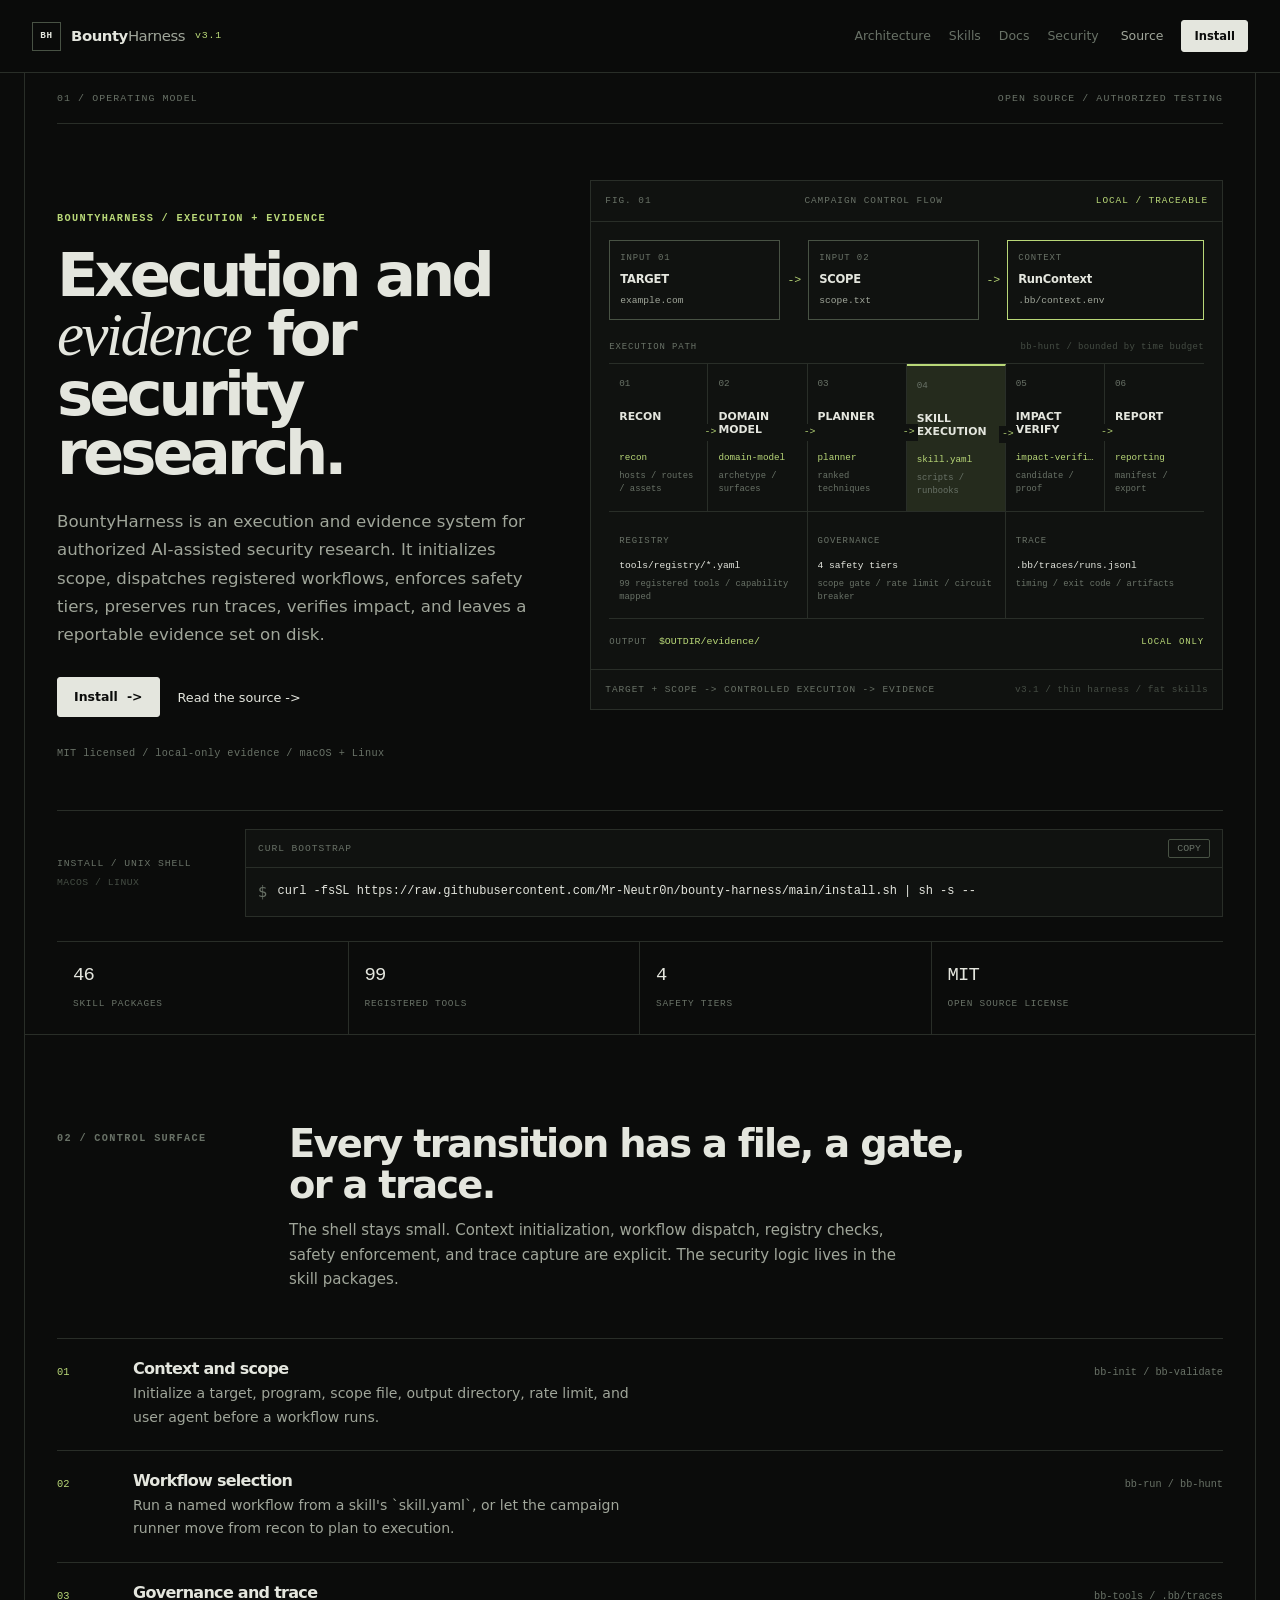
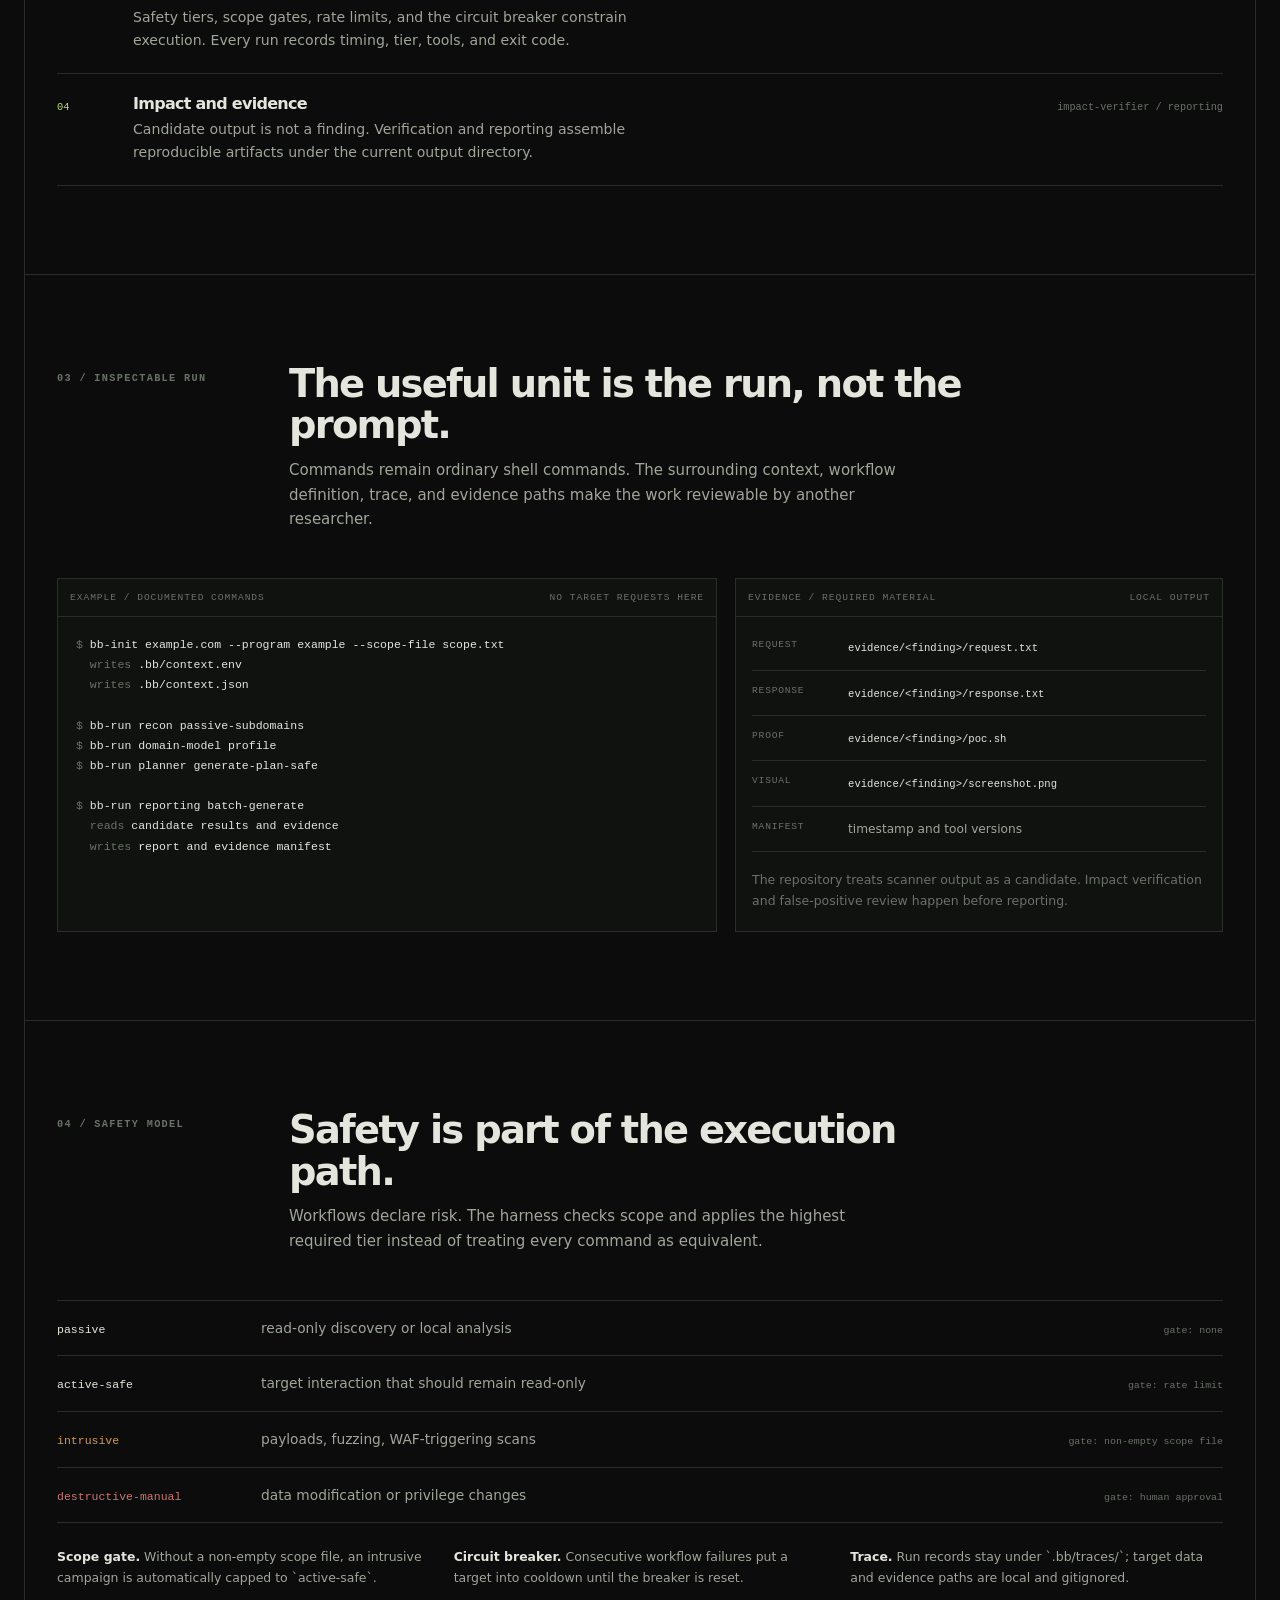
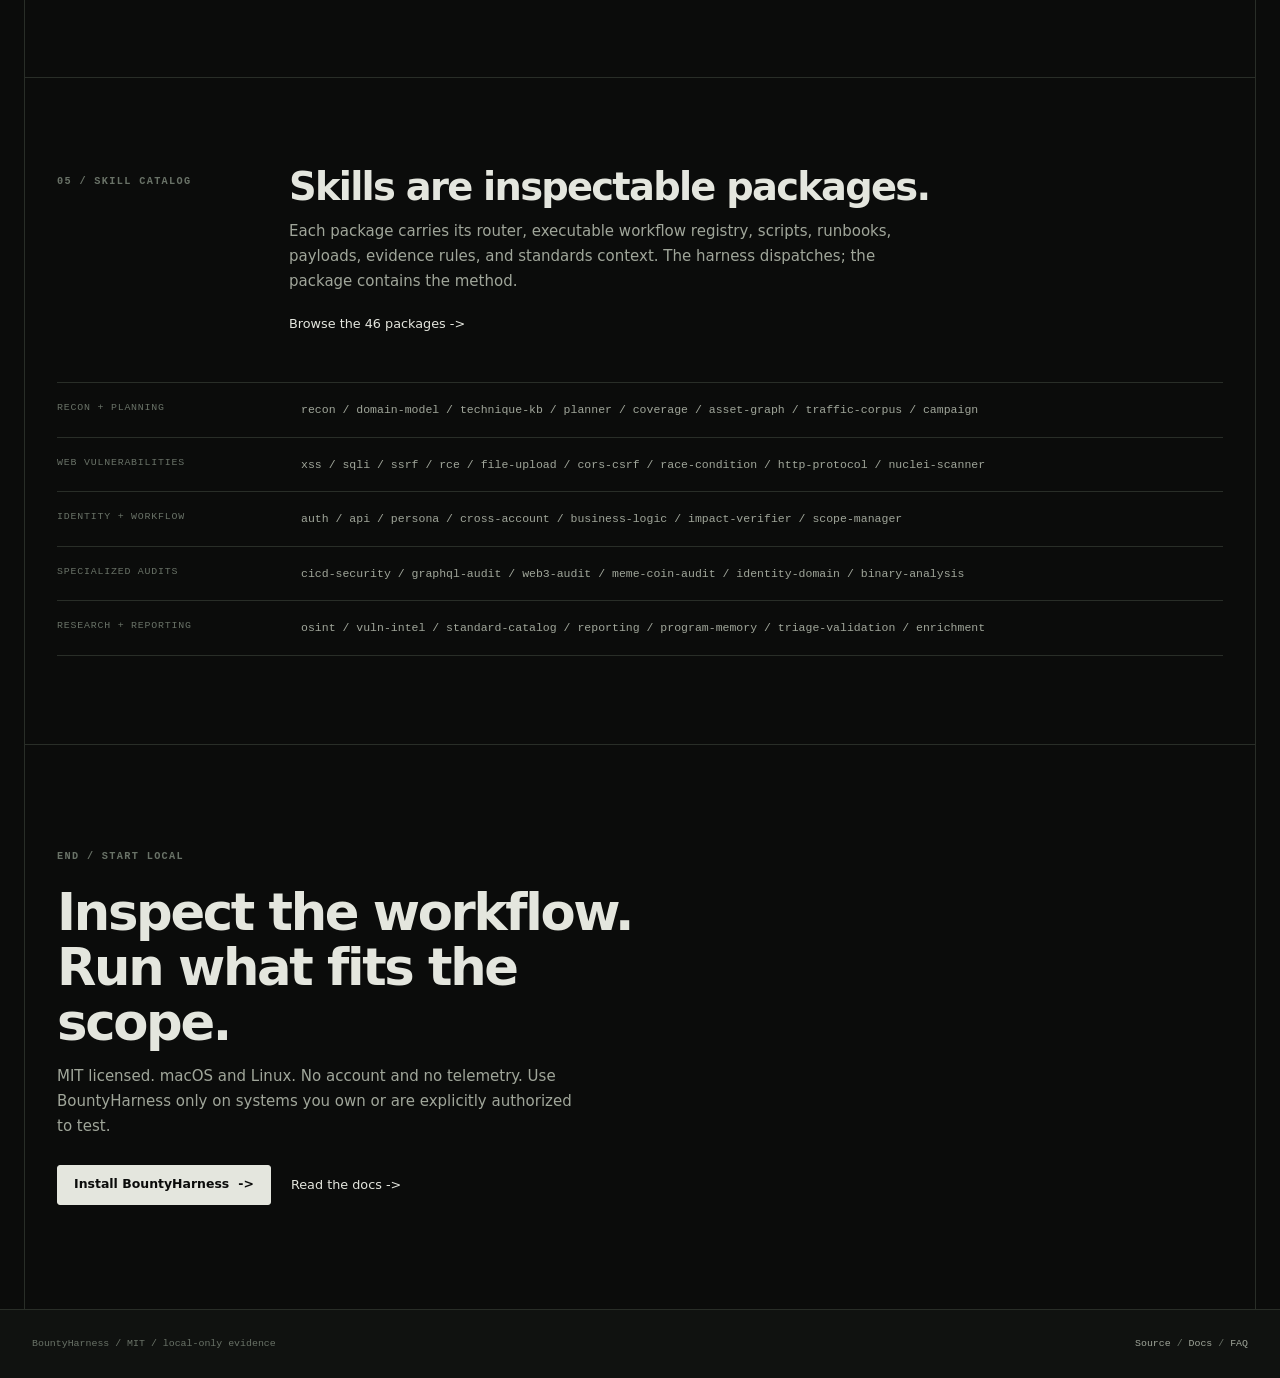
<file: index.html>
<!doctype html>
<html lang="en">
<head>
<meta charset="utf-8">
<meta name="viewport" content="width=device-width, initial-scale=1">
<title>BountyHarness: execution and evidence for AI-assisted security research</title>
<meta name="description" content="BountyHarness is an open-source execution and evidence system for authorized AI-assisted security research.">
<meta name="theme-color" content="#0B0C0B">
<link rel="canonical" href="https://bounty.harikp.com/">
<link rel="stylesheet" href="./style.css">
<link rel="icon" href="data:image/svg+xml,%3Csvg xmlns='http://www.w3.org/2000/svg' viewBox='0 0 32 32'%3E%3Crect width='32' height='32' rx='3' fill='%230B0C0B'/%3E%3Ctext x='50%25' y='55%25' dominant-baseline='middle' text-anchor='middle' font-family='monospace' font-size='11' font-weight='700' fill='%23E4E6DE'%3EBH%3C/text%3E%3C/svg%3E">
  <script src="/analytics.js" defer></script>
</head>
<body>
<a class="skip" href="#main">Skip to content</a>

<header class="site-nav">
  <div class="nav-inner">
    <a class="brand" href="./index.html" aria-current="page">
      <span class="brand-mark" aria-hidden="true">BH</span>
      <span class="brand-name"><strong>Bounty</strong><span>Harness</span></span>
      <span class="brand-version">v3.1</span>
    </a>
    <nav class="nav-links" aria-label="Primary navigation">
      <a href="./how-it-works.html">Architecture</a>
      <a href="./skills.html">Skills</a>
      <a href="./docs.html">Docs</a>
      <a href="./security.html">Security</a>
    </nav>
    <div class="nav-end">
      <a class="nav-source" href="https://github.com/Mr-Neutr0n/bounty-harness">Source</a>
      <a class="btn btn-primary btn-sm" href="./install.html">Install</a>
    </div>
    <nav class="nav-mobile" aria-label="Menu">
      <details>
        <summary aria-label="Open menu"><span>Menu</span><span class="menu-lines" aria-hidden="true">==</span></summary>
        <div class="menu-panel">
          <a href="./how-it-works.html">Architecture</a>
          <a href="./skills.html">Skills</a>
          <a href="./docs.html">Docs</a>
          <a href="./security.html">Security</a>
          <a href="./compare.html">Compare</a>
          <a href="./faq.html">FAQ</a>
          <a href="https://github.com/Mr-Neutr0n/bounty-harness">Source</a>
          <a href="./install.html">Install</a>
        </div>
      </details>
    </nav>
  </div>
</header>

<main id="main" class="home-main">
  <div class="home-frame">
    <section class="home-hero">
      <div class="home-shell">
        <div class="hero-topline"><span>01 / OPERATING MODEL</span><span>OPEN SOURCE / AUTHORIZED TESTING</span></div>
        <div class="hero-layout">
          <div class="hero-copy">
            <p class="hero-label">BOUNTYHARNESS / EXECUTION + EVIDENCE</p>
            <h1>Execution and<br><em>evidence</em> for<br>security research.</h1>
            <p class="lede">BountyHarness is an execution and evidence system for authorized AI-assisted security research. It initializes scope, dispatches registered workflows, enforces safety tiers, preserves run traces, verifies impact, and leaves a reportable evidence set on disk.</p>
            <div class="hero-actions">
              <a class="btn btn-primary" href="./install.html">Install <span aria-hidden="true">-&gt;</span></a>
              <a class="text-link" href="https://github.com/Mr-Neutr0n/bounty-harness">Read the source <span aria-hidden="true">-&gt;</span></a>
            </div>
            <p class="hero-note">MIT licensed / local-only evidence / macOS + Linux</p>
          </div>

          <figure class="architecture-figure" aria-labelledby="architecture-caption">
            <figcaption id="architecture-caption"><span>FIG. 01</span><span>CAMPAIGN CONTROL FLOW</span><span class="fig-status">LOCAL / TRACEABLE</span></figcaption>
            <div class="system-map" role="img" aria-label="BountyHarness flow from target and scope through recon, domain model, planner, skill execution, impact verification, and report, with tools, safety, traces, and local evidence controls.">
              <div class="map-intake">
                <div class="map-node map-input"><span class="node-kicker">INPUT 01</span><strong>TARGET</strong><code>example.com</code></div>
                <span class="map-link" aria-hidden="true">-&gt;</span>
                <div class="map-node map-input"><span class="node-kicker">INPUT 02</span><strong>SCOPE</strong><code>scope.txt</code></div>
                <span class="map-link" aria-hidden="true">-&gt;</span>
                <div class="map-node map-context"><span class="node-kicker">CONTEXT</span><strong>RunContext</strong><code>.bb/context.env</code></div>
              </div>
              <div class="map-rule-label"><span>EXECUTION PATH</span><span>bb-hunt / bounded by time budget</span></div>
              <div class="map-flow">
                <div class="map-step"><span>01</span><strong>RECON</strong><code>recon</code><small>hosts / routes / assets</small></div>
                <div class="map-step"><span>02</span><strong>DOMAIN MODEL</strong><code>domain-model</code><small>archetype / surfaces</small></div>
                <div class="map-step"><span>03</span><strong>PLANNER</strong><code>planner</code><small>ranked techniques</small></div>
                <div class="map-step map-step-active"><span>04</span><strong>SKILL EXECUTION</strong><code>skill.yaml</code><small>scripts / runbooks</small></div>
                <div class="map-step"><span>05</span><strong>IMPACT VERIFY</strong><code>impact-verifier</code><small>candidate / proof</small></div>
                <div class="map-step"><span>06</span><strong>REPORT</strong><code>reporting</code><small>manifest / export</small></div>
              </div>
              <div class="map-controls">
                <div class="map-control"><span>REGISTRY</span><code>tools/registry/*.yaml</code><small>99 registered tools / capability mapped</small></div>
                <div class="map-control"><span>GOVERNANCE</span><code>4 safety tiers</code><small>scope gate / rate limit / circuit breaker</small></div>
                <div class="map-control"><span>TRACE</span><code>.bb/traces/runs.jsonl</code><small>timing / exit code / artifacts</small></div>
              </div>
              <div class="map-output"><span>OUTPUT</span><code>$OUTDIR/evidence/</code><span class="output-note">LOCAL ONLY</span></div>
            </div>
            <div class="figure-foot"><span>target + scope -> controlled execution -> evidence</span><span>v3.1 / thin harness / fat skills</span></div>
          </figure>
        </div>

        <div class="hero-install-row">
          <div class="hero-install-label"><span>INSTALL / UNIX SHELL</span><span>macOS / Linux</span></div>
          <div class="hero-command command-spec">
            <div class="spec-head"><span>curl bootstrap</span><button class="copy-btn" type="button" aria-label="Copy install command" onclick="navigator.clipboard.writeText(document.getElementById('install-cmd').textContent).then(()=>{this.textContent='copied';setTimeout(()=>this.textContent='copy',1500)})">copy</button></div>
            <div class="spec-line"><span class="prompt">$</span><code id="install-cmd">curl -fsSL https://raw.githubusercontent.com/Mr-Neutr0n/bounty-harness/main/install.sh | sh -s --</code></div>
          </div>
        </div>

        <div class="hero-facts" aria-label="BountyHarness facts">
          <div><strong>46</strong><span>skill packages</span></div>
          <div><strong>99</strong><span>registered tools</span></div>
          <div><strong>4</strong><span>safety tiers</span></div>
          <div><strong>MIT</strong><span>open source license</span></div>
        </div>
      </div>
    </section>

    <section class="home-section control-section" id="architecture">
      <div class="home-shell">
        <div class="section-intro">
          <span class="section-index">02 / CONTROL SURFACE</span>
          <div><h2>Every transition has a file, a gate, or a trace.</h2><p>The shell stays small. Context initialization, workflow dispatch, registry checks, safety enforcement, and trace capture are explicit. The security logic lives in the skill packages.</p></div>
        </div>
        <div class="control-ledger">
          <div class="control-row"><span class="row-index">01</span><div><h3>Context and scope</h3><p>Initialize a target, program, scope file, output directory, rate limit, and user agent before a workflow runs.</p></div><code>bb-init / bb-validate</code></div>
          <div class="control-row"><span class="row-index">02</span><div><h3>Workflow selection</h3><p>Run a named workflow from a skill's `skill.yaml`, or let the campaign runner move from recon to plan to execution.</p></div><code>bb-run / bb-hunt</code></div>
          <div class="control-row"><span class="row-index">03</span><div><h3>Governance and trace</h3><p>Safety tiers, scope gates, rate limits, and the circuit breaker constrain execution. Every run records timing, tier, tools, and exit code.</p></div><code>bb-tools / .bb/traces</code></div>
          <div class="control-row"><span class="row-index">04</span><div><h3>Impact and evidence</h3><p>Candidate output is not a finding. Verification and reporting assemble reproducible artifacts under the current output directory.</p></div><code>impact-verifier / reporting</code></div>
        </div>
      </div>
    </section>

    <section class="home-section specimen-section">
      <div class="home-shell">
        <div class="section-intro">
          <span class="section-index">03 / INSPECTABLE RUN</span>
          <div><h2>The useful unit is the run, not the prompt.</h2><p>Commands remain ordinary shell commands. The surrounding context, workflow definition, trace, and evidence paths make the work reviewable by another researcher.</p></div>
        </div>
        <div class="specimen-grid">
          <div class="run-specimen">
            <div class="specimen-head"><span>EXAMPLE / DOCUMENTED COMMANDS</span><span>NO TARGET REQUESTS HERE</span></div>
            <pre><span class="code-muted">$</span> bb-init example.com --program example --scope-file scope.txt
<span class="code-muted">  writes</span> .bb/context.env
<span class="code-muted">  writes</span> .bb/context.json

<span class="code-muted">$</span> bb-run recon passive-subdomains
<span class="code-muted">$</span> bb-run domain-model profile
<span class="code-muted">$</span> bb-run planner generate-plan-safe

<span class="code-muted">$</span> bb-run reporting batch-generate
<span class="code-muted">  reads</span> candidate results and evidence
<span class="code-muted">  writes</span> report and evidence manifest</pre>
          </div>
          <div class="evidence-ledger">
            <div class="specimen-head"><span>EVIDENCE / REQUIRED MATERIAL</span><span>LOCAL OUTPUT</span></div>
            <dl>
              <div><dt>REQUEST</dt><dd><code>evidence/&lt;finding&gt;/request.txt</code></dd></div>
              <div><dt>RESPONSE</dt><dd><code>evidence/&lt;finding&gt;/response.txt</code></dd></div>
              <div><dt>PROOF</dt><dd><code>evidence/&lt;finding&gt;/poc.sh</code></dd></div>
              <div><dt>VISUAL</dt><dd><code>evidence/&lt;finding&gt;/screenshot.png</code></dd></div>
              <div><dt>MANIFEST</dt><dd>timestamp and tool versions</dd></div>
            </dl>
            <p class="ledger-note">The repository treats scanner output as a candidate. Impact verification and false-positive review happen before reporting.</p>
          </div>
        </div>
      </div>
    </section>

    <section class="home-section safety-section">
      <div class="home-shell">
        <div class="section-intro">
          <span class="section-index">04 / SAFETY MODEL</span>
          <div><h2>Safety is part of the execution path.</h2><p>Workflows declare risk. The harness checks scope and applies the highest required tier instead of treating every command as equivalent.</p></div>
        </div>
        <div class="safety-ledger">
          <div class="safety-row"><strong>passive</strong><span>read-only discovery or local analysis</span><span>gate: none</span></div>
          <div class="safety-row"><strong>active-safe</strong><span>target interaction that should remain read-only</span><span>gate: rate limit</span></div>
          <div class="safety-row safety-row-warn"><strong>intrusive</strong><span>payloads, fuzzing, WAF-triggering scans</span><span>gate: non-empty scope file</span></div>
          <div class="safety-row safety-row-danger"><strong>destructive-manual</strong><span>data modification or privilege changes</span><span>gate: human approval</span></div>
        </div>
        <div class="safety-notes"><p><strong>Scope gate.</strong> Without a non-empty scope file, an intrusive campaign is automatically capped to `active-safe`.</p><p><strong>Circuit breaker.</strong> Consecutive workflow failures put a target into cooldown until the breaker is reset.</p><p><strong>Trace.</strong> Run records stay under `.bb/traces/`; target data and evidence paths are local and gitignored.</p></div>
      </div>
    </section>

    <section class="home-section inventory-section" id="skills">
      <div class="home-shell">
        <div class="section-intro">
          <span class="section-index">05 / SKILL CATALOG</span>
          <div><h2>Skills are inspectable packages.</h2><p>Each package carries its router, executable workflow registry, scripts, runbooks, payloads, evidence rules, and standards context. The harness dispatches; the package contains the method.</p><a class="text-link" href="./skills.html">Browse the 46 packages <span aria-hidden="true">-&gt;</span></a></div>
        </div>
        <div class="inventory-list">
          <div><span>RECON + PLANNING</span><p>recon / domain-model / technique-kb / planner / coverage / asset-graph / traffic-corpus / campaign</p></div>
          <div><span>WEB VULNERABILITIES</span><p>xss / sqli / ssrf / rce / file-upload / cors-csrf / race-condition / http-protocol / nuclei-scanner</p></div>
          <div><span>IDENTITY + WORKFLOW</span><p>auth / api / persona / cross-account / business-logic / impact-verifier / scope-manager</p></div>
          <div><span>SPECIALIZED AUDITS</span><p>cicd-security / graphql-audit / web3-audit / meme-coin-audit / identity-domain / binary-analysis</p></div>
          <div><span>RESEARCH + REPORTING</span><p>osint / vuln-intel / standard-catalog / reporting / program-memory / triage-validation / enrichment</p></div>
        </div>
      </div>
    </section>

    <section class="home-close">
      <div class="home-shell"><span class="section-index">END / START LOCAL</span><h2>Inspect the workflow. Run what fits the scope.</h2><p>MIT licensed. macOS and Linux. No account and no telemetry. Use BountyHarness only on systems you own or are explicitly authorized to test.</p><div class="close-actions"><a class="btn btn-primary" href="./install.html">Install BountyHarness <span aria-hidden="true">-&gt;</span></a><a class="text-link" href="./docs.html">Read the docs <span aria-hidden="true">-&gt;</span></a></div></div>
    </section>
  </div>
</main>

<footer class="site"><div class="footer-inner">
  <span>BountyHarness / MIT / local-only evidence</span>
  <span><a href="https://github.com/Mr-Neutr0n/bounty-harness">Source</a><span aria-hidden="true"> / </span><a href="./docs.html">Docs</a><span aria-hidden="true"> / </span><a href="./faq.html">FAQ</a></span>
</div></footer>
</body>
</html>
</file>
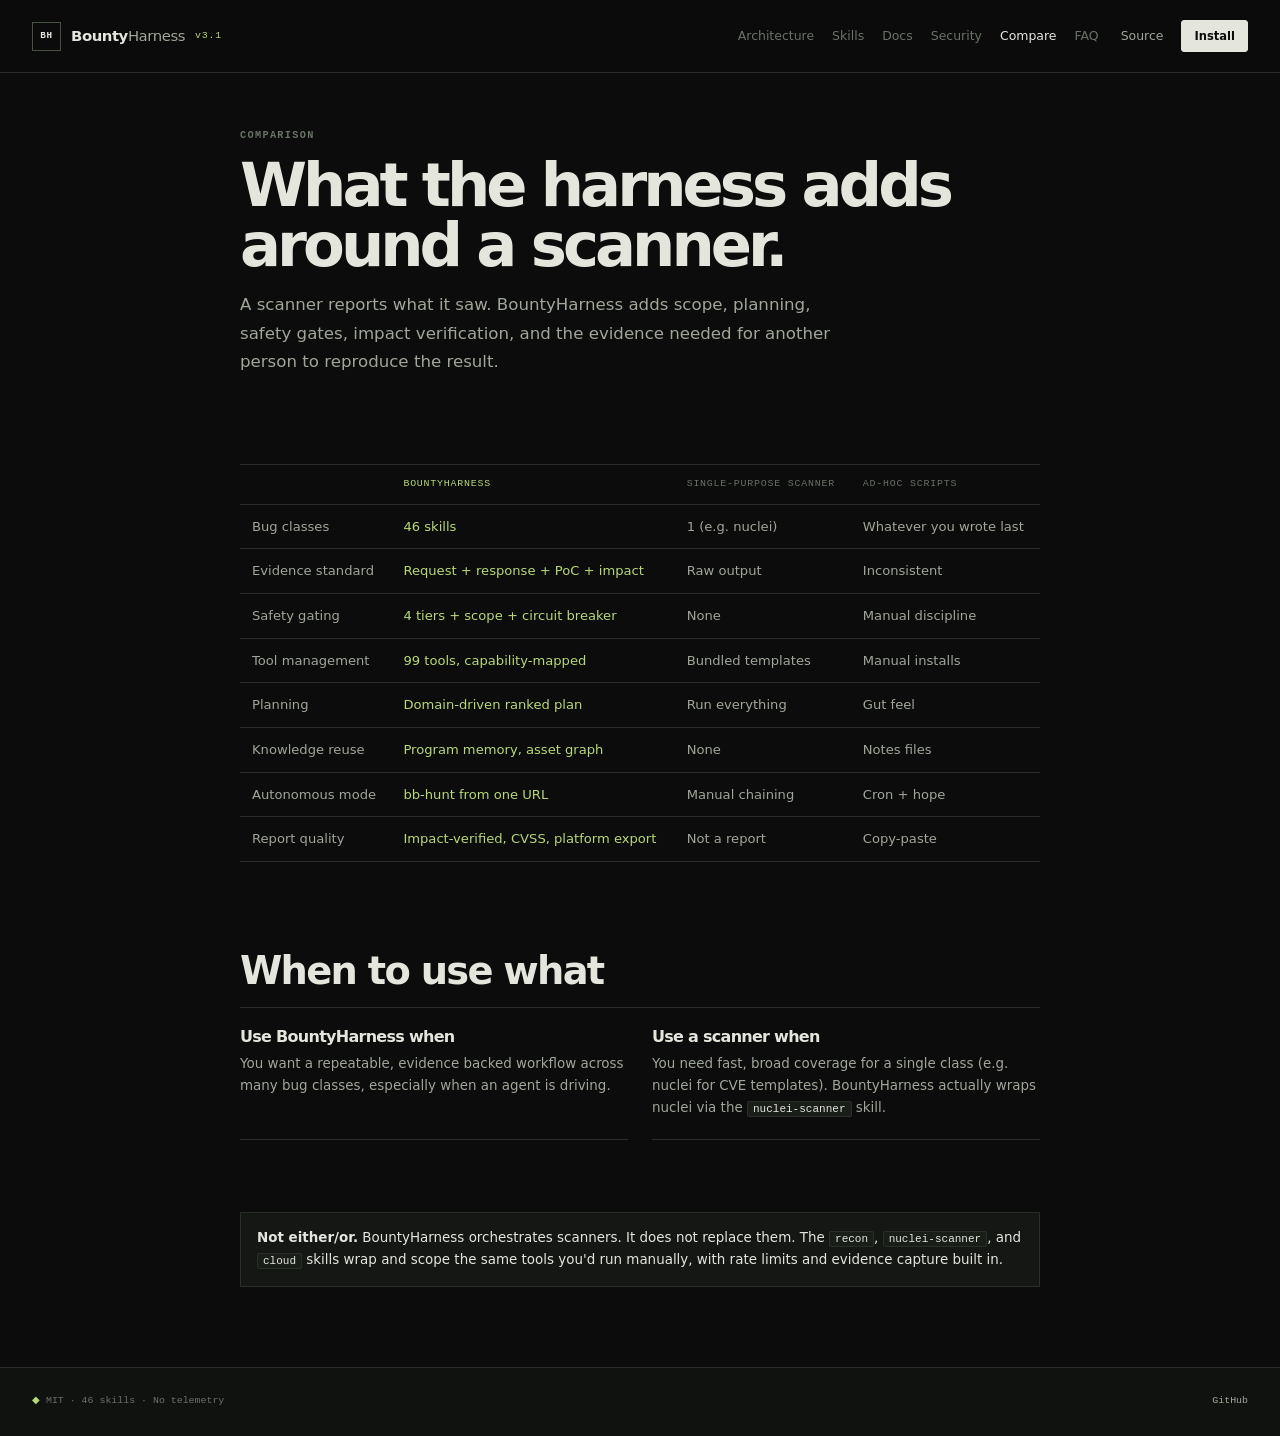
<file: compare.html>
<!doctype html>
<html lang="en">
<head>
<meta charset="utf-8"><meta name="viewport" content="width=device-width, initial-scale=1">
<title>Compare: BountyHarness</title>
<meta name="description" content="How BountyHarness compares to scanners and other harnesses.">
<link rel="canonical" href="https://bounty.harikp.com/compare">
<link rel="stylesheet" href="./style.css">
<link rel="icon" href="data:image/svg+xml,%3Csvg xmlns='http://www.w3.org/2000/svg' viewBox='0 0 32 32'%3E%3Crect width='32' height='32' rx='6' fill='%23070B18'/%3E%3Ctext x='50%25' y='55%25' dominant-baseline='middle' text-anchor='middle' font-family='monospace' font-size='16' font-weight='800' fill='%232DD4BF'%3E$%3C/text%3E%3C/svg%3E">
  <script src="/analytics.js" defer></script>
</head>
<body>
<a class="skip" href="#main">Skip to content</a>
<header class="site-nav"><div class="nav-inner">
  <a class="brand" href="./index.html"><span class="brand-mark" aria-hidden="true">BH</span><span class="brand-name"><strong>Bounty</strong><span>Harness</span></span><span class="brand-version">v3.1</span></a>
  <nav class="nav-links" aria-label="Primary navigation"><a href="./how-it-works.html">Architecture</a><a href="./skills.html">Skills</a><a href="./docs.html">Docs</a><a href="./security.html">Security</a><a href="./compare.html" aria-current="page">Compare</a><a href="./faq.html">FAQ</a></nav>
  <nav class="nav-mobile" aria-label="Menu"><details><summary aria-label="Open menu"><span>Menu</span><span class="menu-lines" aria-hidden="true">==</span></summary><div class="menu-panel"><a href="./how-it-works.html">Architecture</a><a href="./skills.html">Skills</a><a href="./docs.html">Docs</a><a href="./security.html">Security</a><a href="./compare.html" aria-current="page">Compare</a><a href="./faq.html">FAQ</a></div></details></nav>
  <div class="nav-end"><a class="nav-source" href="https://github.com/Mr-Neutr0n/bounty-harness">Source</a><a class="btn btn-primary btn-sm" href="./install.html">Install</a></div>
</div></header>
<main id="main"><div class="shell narrow">
  <section class="section" style="padding-top:48px;">
    <span class="eyebrow">Comparison</span>
    <h1>What the harness adds<br>around a scanner.</h1>
    <p class="lede">A scanner reports what it saw. BountyHarness adds scope, planning, safety gates, impact verification, and the evidence needed for another person to reproduce the result.</p>
  </section>

  <section class="section">
    <div class="table-scroll"><table>
      <thead><tr><th></th><th style="color:var(--accent);">BountyHarness</th><th>Single-purpose scanner</th><th>Ad-hoc scripts</th></tr></thead>
      <tbody>
        <tr><td>Bug classes</td><td><span style="color:var(--accent)">46 skills</span></td><td>1 (e.g. nuclei)</td><td>Whatever you wrote last</td></tr>
        <tr><td>Evidence standard</td><td><span style="color:var(--accent)">Request + response + PoC + impact</span></td><td>Raw output</td><td>Inconsistent</td></tr>
        <tr><td>Safety gating</td><td><span style="color:var(--accent)">4 tiers + scope + circuit breaker</span></td><td>None</td><td>Manual discipline</td></tr>
        <tr><td>Tool management</td><td><span style="color:var(--accent)">99 tools, capability-mapped</span></td><td>Bundled templates</td><td>Manual installs</td></tr>
        <tr><td>Planning</td><td><span style="color:var(--accent)">Domain-driven ranked plan</span></td><td>Run everything</td><td>Gut feel</td></tr>
        <tr><td>Knowledge reuse</td><td><span style="color:var(--accent)">Program memory, asset graph</span></td><td>None</td><td>Notes files</td></tr>
        <tr><td>Autonomous mode</td><td><span style="color:var(--accent)">bb-hunt from one URL</span></td><td>Manual chaining</td><td>Cron + hope</td></tr>
        <tr><td>Report quality</td><td><span style="color:var(--accent)">Impact-verified, CVSS, platform export</span></td><td>Not a report</td><td>Copy-paste</td></tr>
      </tbody>
    </table></div>
  </section>

  <section class="section">
    <h2>When to use what</h2>
    <div class="cards" style="grid-template-columns:1fr 1fr;">
      <div class="card"><h3>Use BountyHarness when</h3><p>You want a repeatable, evidence backed workflow across many bug classes, especially when an agent is driving.</p></div>
      <div class="card"><h3>Use a scanner when</h3><p>You need fast, broad coverage for a single class (e.g. nuclei for CVE templates). BountyHarness actually wraps nuclei via the <code class="inline">nuclei-scanner</code> skill.</p></div>
    </div>
  </section>

  <section class="section" style="padding-bottom:64px;">
    <div class="callout callout-info"><strong>Not either/or.</strong> BountyHarness orchestrates scanners. It does not replace them. The <code class="inline">recon</code>, <code class="inline">nuclei-scanner</code>, and <code class="inline">cloud</code> skills wrap and scope the same tools you'd run manually, with rate limits and evidence capture built in.</div>
  </section>

</div></main>
<footer class="site"><div class="shell footer-inner">
  <span><span style="color:var(--accent)">◆</span> MIT · 46 skills · No telemetry</span>
  <span><a href="https://github.com/Mr-Neutr0n/bounty-harness">GitHub</a></span>
</div></footer>
</body>
</html>
</file>
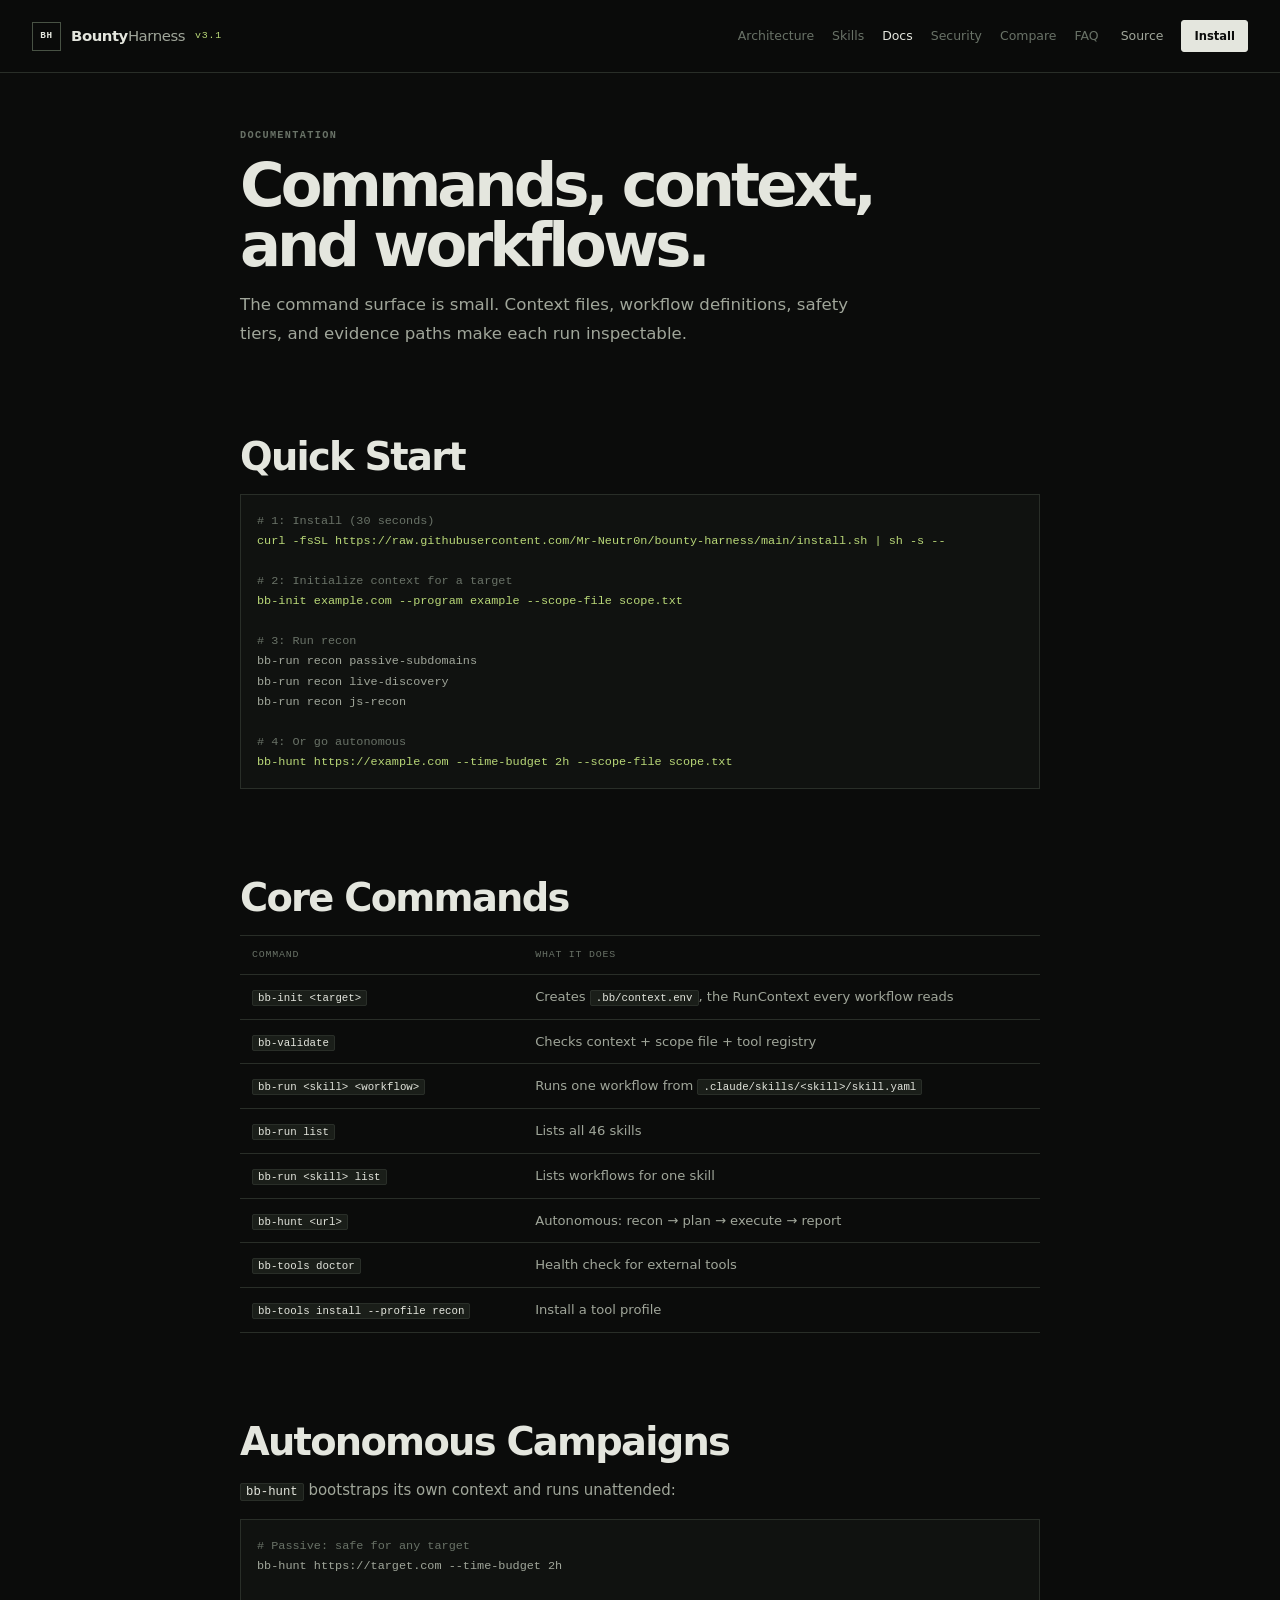
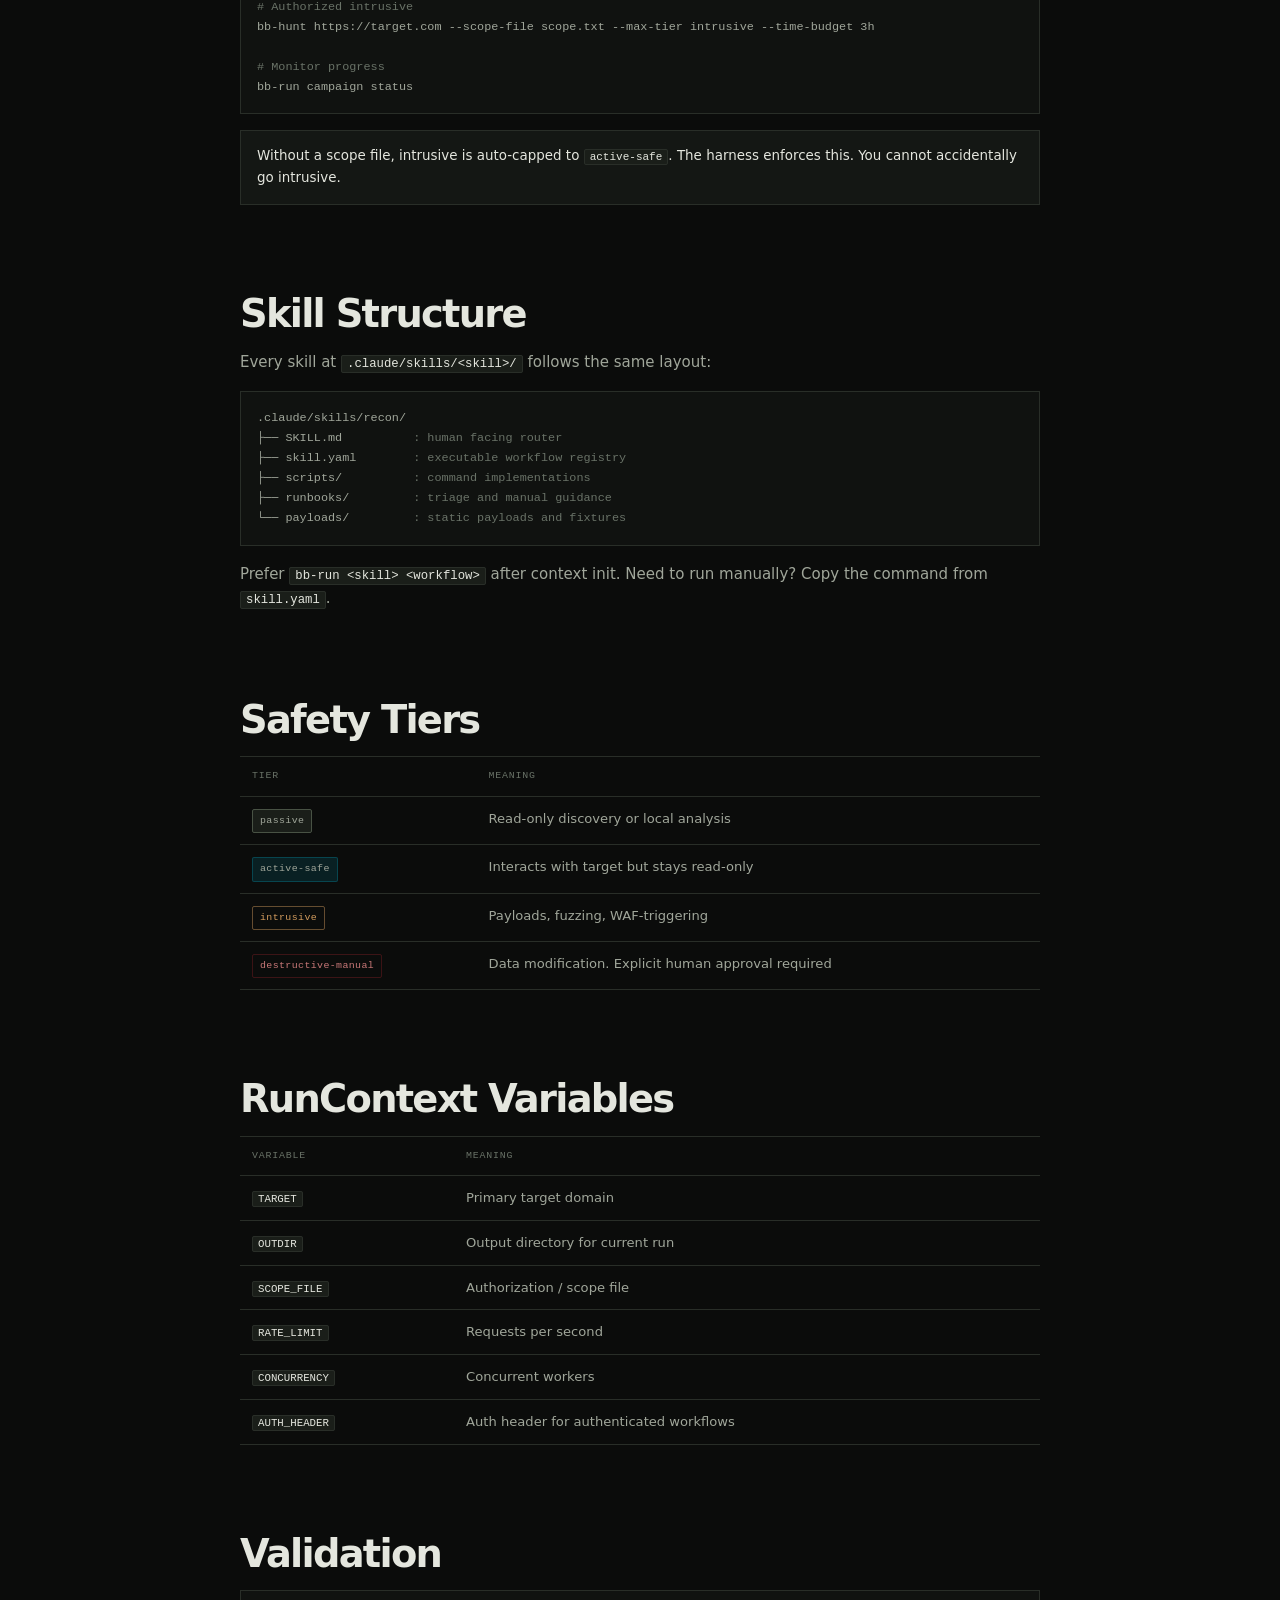
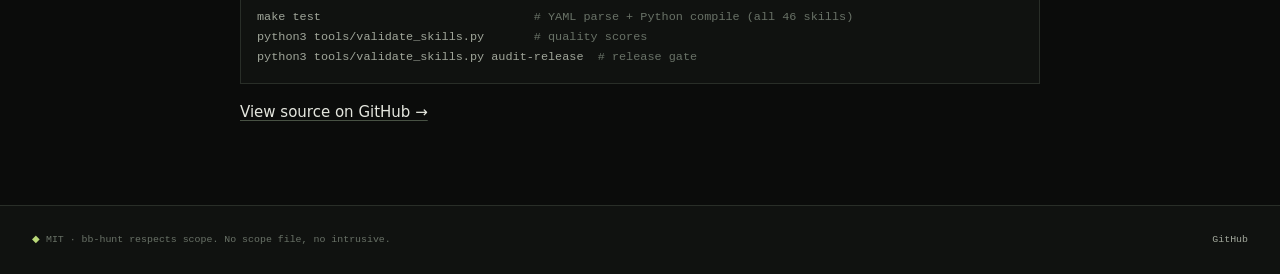
<file: docs.html>
<!doctype html>
<html lang="en">
<head>
<meta charset="utf-8"><meta name="viewport" content="width=device-width, initial-scale=1">
<title>Docs: BountyHarness</title>
<meta name="description" content="BountyHarness documentation: install, quick start, commands, skills, and workflows.">
<link rel="canonical" href="https://bounty.harikp.com/docs">
<link rel="stylesheet" href="./style.css">
<link rel="icon" href="data:image/svg+xml,%3Csvg xmlns='http://www.w3.org/2000/svg' viewBox='0 0 32 32'%3E%3Crect width='32' height='32' rx='6' fill='%23070B18'/%3E%3Ctext x='50%25' y='55%25' dominant-baseline='middle' text-anchor='middle' font-family='monospace' font-size='16' font-weight='800' fill='%232DD4BF'%3E$%3C/text%3E%3C/svg%3E">
  <script src="/analytics.js" defer></script>
</head>
<body>
<a class="skip" href="#main">Skip</a>
<header class="site-nav"><div class="nav-inner">
  <a class="brand" href="./index.html"><span class="brand-mark" aria-hidden="true">BH</span><span class="brand-name"><strong>Bounty</strong><span>Harness</span></span><span class="brand-version">v3.1</span></a>
  <nav class="nav-links" aria-label="Primary navigation"><a href="./how-it-works.html">Architecture</a><a href="./skills.html">Skills</a><a href="./docs.html" aria-current="page">Docs</a><a href="./security.html">Security</a><a href="./compare.html">Compare</a><a href="./faq.html">FAQ</a></nav>
  <nav class="nav-mobile" aria-label="Menu"><details><summary aria-label="Open menu"><span>Menu</span><span class="menu-lines" aria-hidden="true">==</span></summary><div class="menu-panel"><a href="./how-it-works.html">Architecture</a><a href="./skills.html">Skills</a><a href="./docs.html" aria-current="page">Docs</a><a href="./security.html">Security</a><a href="./compare.html">Compare</a><a href="./faq.html">FAQ</a></div></details></nav>
  <div class="nav-end"><a class="nav-source" href="https://github.com/Mr-Neutr0n/bounty-harness">Source</a><a class="btn btn-primary btn-sm" href="./install.html">Install</a></div>
</div></header>
<main id="main"><div class="shell narrow">
  <section class="section" style="padding-top:48px;">
    <span class="eyebrow">Documentation</span>
    <h1>Commands, context,<br>and workflows.</h1>
    <p class="lede">The command surface is small. Context files, workflow definitions, safety tiers, and evidence paths make each run inspectable.</p>
  </section>

  <section class="section">
    <h2>Quick Start</h2>
    <div class="artifact"><pre><span class="hl-dim"># 1: Install (30 seconds)</span>
<span class="hl-green">curl -fsSL https://raw.githubusercontent.com/Mr-Neutr0n/bounty-harness/main/install.sh | sh -s --</span>

<span class="hl-dim"># 2: Initialize context for a target</span>
<span class="hl-green">bb-init example.com --program example --scope-file scope.txt</span>

<span class="hl-dim"># 3: Run recon</span>
bb-run recon passive-subdomains
bb-run recon live-discovery
bb-run recon js-recon

<span class="hl-dim"># 4: Or go autonomous</span>
<span class="hl-green">bb-hunt https://example.com --time-budget 2h --scope-file scope.txt</span></pre></div>
  </section>

  <section class="section">
    <h2>Core Commands</h2>
    <div class="table-scroll"><table>
      <thead><tr><th>Command</th><th>What it does</th></tr></thead>
      <tbody>
        <tr><td><code class="inline">bb-init &lt;target&gt;</code></td><td>Creates <code class="inline">.bb/context.env</code>, the RunContext every workflow reads</td></tr>
        <tr><td><code class="inline">bb-validate</code></td><td>Checks context + scope file + tool registry</td></tr>
        <tr><td><code class="inline">bb-run &lt;skill&gt; &lt;workflow&gt;</code></td><td>Runs one workflow from <code class="inline">.claude/skills/&lt;skill&gt;/skill.yaml</code></td></tr>
        <tr><td><code class="inline">bb-run list</code></td><td>Lists all 46 skills</td></tr>
        <tr><td><code class="inline">bb-run &lt;skill&gt; list</code></td><td>Lists workflows for one skill</td></tr>
        <tr><td><code class="inline">bb-hunt &lt;url&gt;</code></td><td>Autonomous: recon → plan → execute → report</td></tr>
        <tr><td><code class="inline">bb-tools doctor</code></td><td>Health check for external tools</td></tr>
        <tr><td><code class="inline">bb-tools install --profile recon</code></td><td>Install a tool profile</td></tr>
      </tbody>
    </table></div>
  </section>

  <section class="section">
    <h2>Autonomous Campaigns</h2>
    <p><code class="inline">bb-hunt</code> bootstraps its own context and runs unattended:</p>
    <div class="artifact"><pre><span class="hl-dim"># Passive: safe for any target</span>
bb-hunt https://target.com --time-budget 2h

<span class="hl-dim"># Authorized intrusive</span>
bb-hunt https://target.com --scope-file scope.txt --max-tier intrusive --time-budget 3h

<span class="hl-dim"># Monitor progress</span>
bb-run campaign status</pre></div>
    <div class="callout callout-info">Without a scope file, intrusive is auto-capped to <code class="inline">active-safe</code>. The harness enforces this. You cannot accidentally go intrusive.</div>
  </section>

  <section class="section">
    <h2>Skill Structure</h2>
    <p>Every skill at <code class="inline">.claude/skills/&lt;skill&gt;/</code> follows the same layout:</p>
    <div class="artifact"><pre>.claude/skills/recon/
├── SKILL.md          <span class="hl-dim">: human facing router</span>
├── skill.yaml        <span class="hl-dim">: executable workflow registry</span>
├── scripts/          <span class="hl-dim">: command implementations</span>
├── runbooks/         <span class="hl-dim">: triage and manual guidance</span>
└── payloads/         <span class="hl-dim">: static payloads and fixtures</span></pre></div>
    <p>Prefer <code class="inline">bb-run &lt;skill&gt; &lt;workflow&gt;</code> after context init. Need to run manually? Copy the command from <code class="inline">skill.yaml</code>.</p>
  </section>

  <section class="section">
    <h2>Safety Tiers</h2>
    <div class="table-scroll"><table>
      <thead><tr><th>Tier</th><th>Meaning</th></tr></thead>
      <tbody>
        <tr><td><span class="chip" style="background:var(--surface-2);">passive</span></td><td>Read-only discovery or local analysis</td></tr>
        <tr><td><span class="chip" style="background:rgba(0,212,255,0.1);color:var(--cyan);border-color:rgba(0,212,255,0.2);">active-safe</span></td><td>Interacts with target but stays read-only</td></tr>
        <tr><td><span class="chip amber">intrusive</span></td><td>Payloads, fuzzing, WAF-triggering</td></tr>
        <tr><td><span class="chip" style="background:var(--red-dim);color:var(--red);border-color:rgba(255,51,68,0.2);">destructive-manual</span></td><td>Data modification. Explicit human approval required</td></tr>
      </tbody>
    </table></div>
  </section>

  <section class="section">
    <h2>RunContext Variables</h2>
    <div class="table-scroll"><table>
      <thead><tr><th>Variable</th><th>Meaning</th></tr></thead>
      <tbody>
        <tr><td><code class="inline">TARGET</code></td><td>Primary target domain</td></tr>
        <tr><td><code class="inline">OUTDIR</code></td><td>Output directory for current run</td></tr>
        <tr><td><code class="inline">SCOPE_FILE</code></td><td>Authorization / scope file</td></tr>
        <tr><td><code class="inline">RATE_LIMIT</code></td><td>Requests per second</td></tr>
        <tr><td><code class="inline">CONCURRENCY</code></td><td>Concurrent workers</td></tr>
        <tr><td><code class="inline">AUTH_HEADER</code></td><td>Auth header for authenticated workflows</td></tr>
      </tbody>
    </table></div>
  </section>

  <section class="section" style="padding-bottom:64px;">
    <h2>Validation</h2>
    <div class="artifact"><pre>make test                              <span class="hl-dim"># YAML parse + Python compile (all 46 skills)</span>
python3 tools/validate_skills.py       <span class="hl-dim"># quality scores</span>
python3 tools/validate_skills.py audit-release  <span class="hl-dim"># release gate</span></pre></div>
    <p><a href="https://github.com/Mr-Neutr0n/bounty-harness">View source on GitHub →</a></p>
  </section>

</div></main>
<footer class="site"><div class="shell footer-inner">
  <span><span style="color:var(--accent)">◆</span> MIT · bb-hunt respects scope. No scope file, no intrusive.</span>
  <span><a href="https://github.com/Mr-Neutr0n/bounty-harness">GitHub</a></span>
</div></footer>
</body>
</html>
</file>
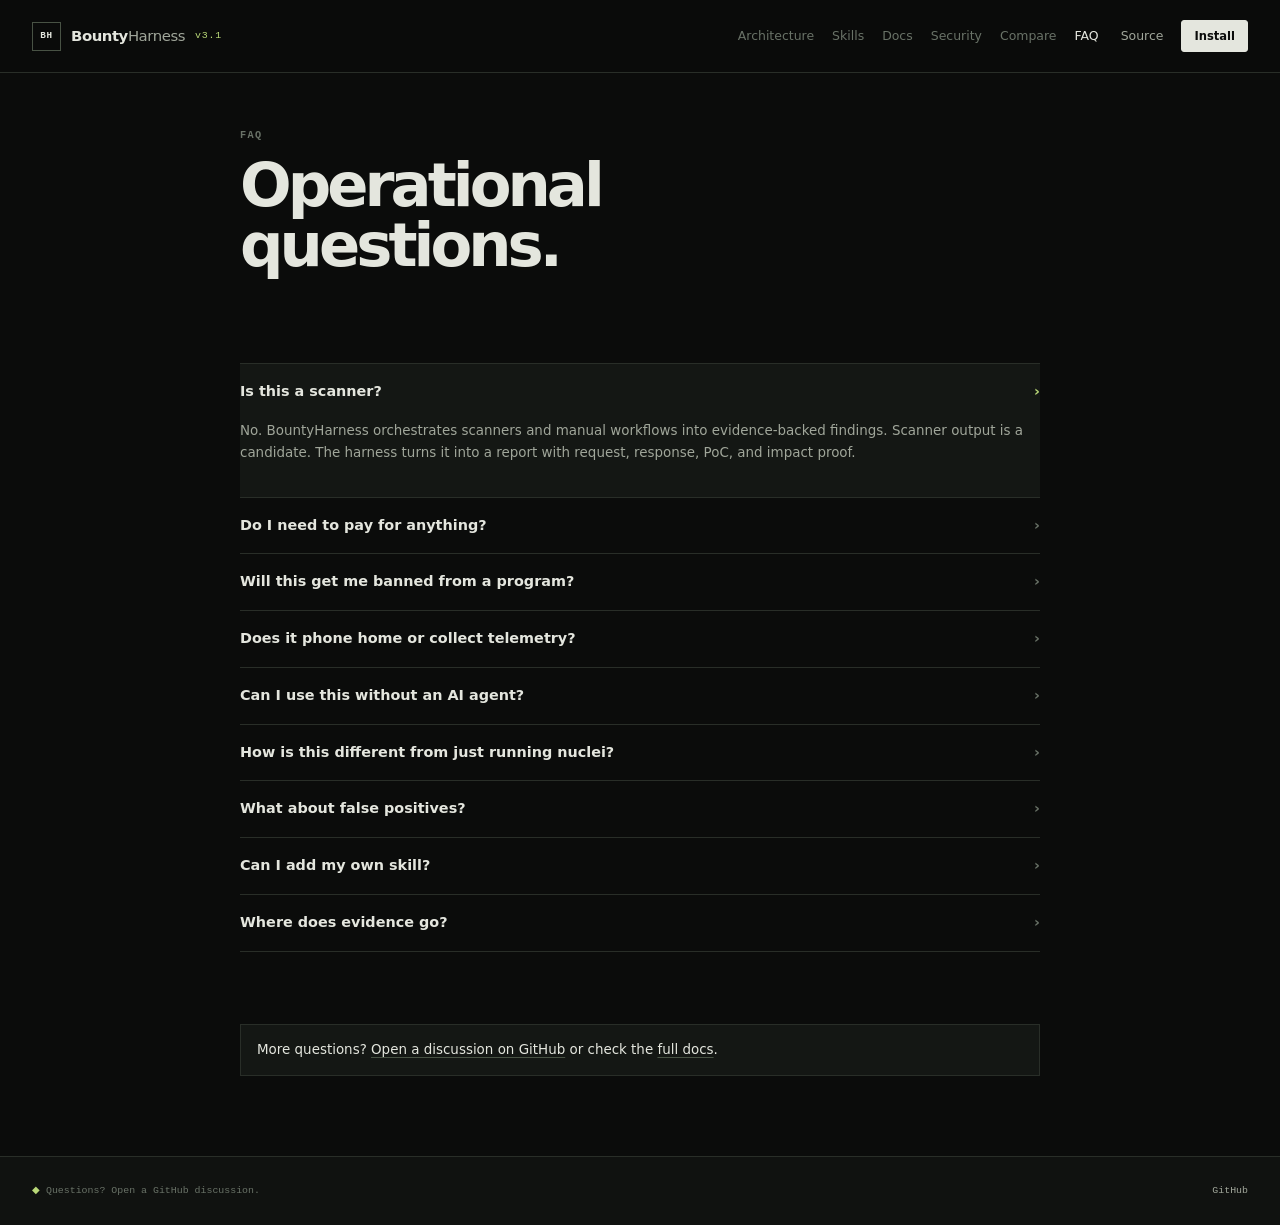
<file: faq.html>
<!doctype html>
<html lang="en">
<head>
<meta charset="utf-8"><meta name="viewport" content="width=device-width, initial-scale=1">
<title>FAQ: BountyHarness</title>
<meta name="description" content="Frequently asked questions about BountyHarness.">
<link rel="canonical" href="https://bounty.harikp.com/faq">
<link rel="stylesheet" href="./style.css">
<link rel="icon" href="data:image/svg+xml,%3Csvg xmlns='http://www.w3.org/2000/svg' viewBox='0 0 32 32'%3E%3Crect width='32' height='32' rx='6' fill='%23070B18'/%3E%3Ctext x='50%25' y='55%25' dominant-baseline='middle' text-anchor='middle' font-family='monospace' font-size='16' font-weight='800' fill='%232DD4BF'%3E$%3C/text%3E%3C/svg%3E">
  <script src="/analytics.js" defer></script>
</head>
<body>
<a class="skip" href="#main">Skip to content</a>
<header class="site-nav"><div class="nav-inner">
  <a class="brand" href="./index.html"><span class="brand-mark" aria-hidden="true">BH</span><span class="brand-name"><strong>Bounty</strong><span>Harness</span></span><span class="brand-version">v3.1</span></a>
  <nav class="nav-links" aria-label="Primary navigation"><a href="./how-it-works.html">Architecture</a><a href="./skills.html">Skills</a><a href="./docs.html">Docs</a><a href="./security.html">Security</a><a href="./compare.html">Compare</a><a href="./faq.html" aria-current="page">FAQ</a></nav>
  <nav class="nav-mobile" aria-label="Menu"><details><summary aria-label="Open menu"><span>Menu</span><span class="menu-lines" aria-hidden="true">==</span></summary><div class="menu-panel"><a href="./how-it-works.html">Architecture</a><a href="./skills.html">Skills</a><a href="./docs.html">Docs</a><a href="./security.html">Security</a><a href="./compare.html">Compare</a><a href="./faq.html" aria-current="page">FAQ</a></div></details></nav>
  <div class="nav-end"><a class="nav-source" href="https://github.com/Mr-Neutr0n/bounty-harness">Source</a><a class="btn btn-primary btn-sm" href="./install.html">Install</a></div>
</div></header>
<main id="main"><div class="shell narrow">
  <section class="section" style="padding-top:48px;">
    <span class="eyebrow">FAQ</span>
    <h1>Operational<br>questions.</h1>
  </section>

  <section class="section">
    <details class="acc" open><summary>Is this a scanner? <span class="chev">›</span></summary><div class="acc-body"><p>No. BountyHarness orchestrates scanners and manual workflows into evidence-backed findings. Scanner output is a candidate. The harness turns it into a report with request, response, PoC, and impact proof.</p></div></details>
    <details class="acc"><summary>Do I need to pay for anything? <span class="chev">›</span></summary><div class="acc-body"><p>No. MIT licensed, fully open source. External tools (nuclei, subfinder, etc.) are free. Bring your own API keys for LLM features.</p></div></details>
    <details class="acc"><summary>Will this get me banned from a program? <span class="chev">›</span></summary><div class="acc-body"><p>Not if you use scope files and respect safety tiers. Intrusive workflows auto-cap to active-safe without a scope file. The harness will warn you before you do something risky. But you are responsible for staying in scope.</p></div></details>
    <details class="acc"><summary>Does it phone home or collect telemetry? <span class="chev">›</span></summary><div class="acc-body"><p>No. Zero telemetry. All evidence stays local. The only network calls are the ones you explicitly run against your target or when installing tools via <code class="inline">bb-tools</code>.</p></div></details>
    <details class="acc"><summary>Can I use this without an AI agent? <span class="chev">›</span></summary><div class="acc-body"><p>Yes. Every workflow is a plain shell command in <code class="inline">skill.yaml</code>. Run <code class="inline">bb-run recon passive-subdomains</code> manually. The agent just automates dispatch and triage.</p></div></details>
    <details class="acc"><summary>How is this different from just running nuclei? <span class="chev">›</span></summary><div class="acc-body"><p>Nuclei is one skill (<code class="inline">nuclei-scanner</code>) inside the harness. BountyHarness adds planning, asset graphs, program memory, impact verification, and reporting, while wrapping nuclei with scope awareness and result validation.</p></div></details>
    <details class="acc"><summary>What about false positives? <span class="chev">›</span></summary><div class="acc-body"><p>The <code class="inline">impact-verifier</code> skill gates findings before reporting. The <code class="inline">triage-validation</code> skill runs a 7-question gate. The harness is designed to produce fewer, better reports, not more noise.</p></div></details>
    <details class="acc"><summary>Can I add my own skill? <span class="chev">›</span></summary><div class="acc-body"><p>Yes. Create <code class="inline">.claude/skills/my-skill/</code> with <code class="inline">SKILL.md</code>, <code class="inline">skill.yaml</code>, <code class="inline">scripts/</code>, <code class="inline">runbooks/</code>, and <code class="inline">payloads/</code>. See <code class="inline">skill-scientist</code> for the design workflow.</p></div></details>
    <details class="acc"><summary>Where does evidence go? <span class="chev">›</span></summary><div class="acc-body"><p>Under <code class="inline">$OUTDIR/evidence/</code> and <code class="inline">evidence/&lt;finding&gt;/</code>, all gitignored. Nothing is committed. Run <code class="inline">gitleaks detect --source . --no-git -v</code> before sharing anything.</p></div></details>
  </section>

  <section class="section" style="padding-bottom:64px;">
    <div class="callout callout-info">More questions? <a href="https://github.com/Mr-Neutr0n/bounty-harness/discussions">Open a discussion on GitHub</a> or check the <a href="./docs.html">full docs</a>.</div>
  </section>

</div></main>
<footer class="site"><div class="shell footer-inner">
  <span><span style="color:var(--accent)">◆</span> Questions? Open a GitHub discussion.</span>
  <span><a href="https://github.com/Mr-Neutr0n/bounty-harness">GitHub</a></span>
</div></footer>
</body>
</html>
</file>
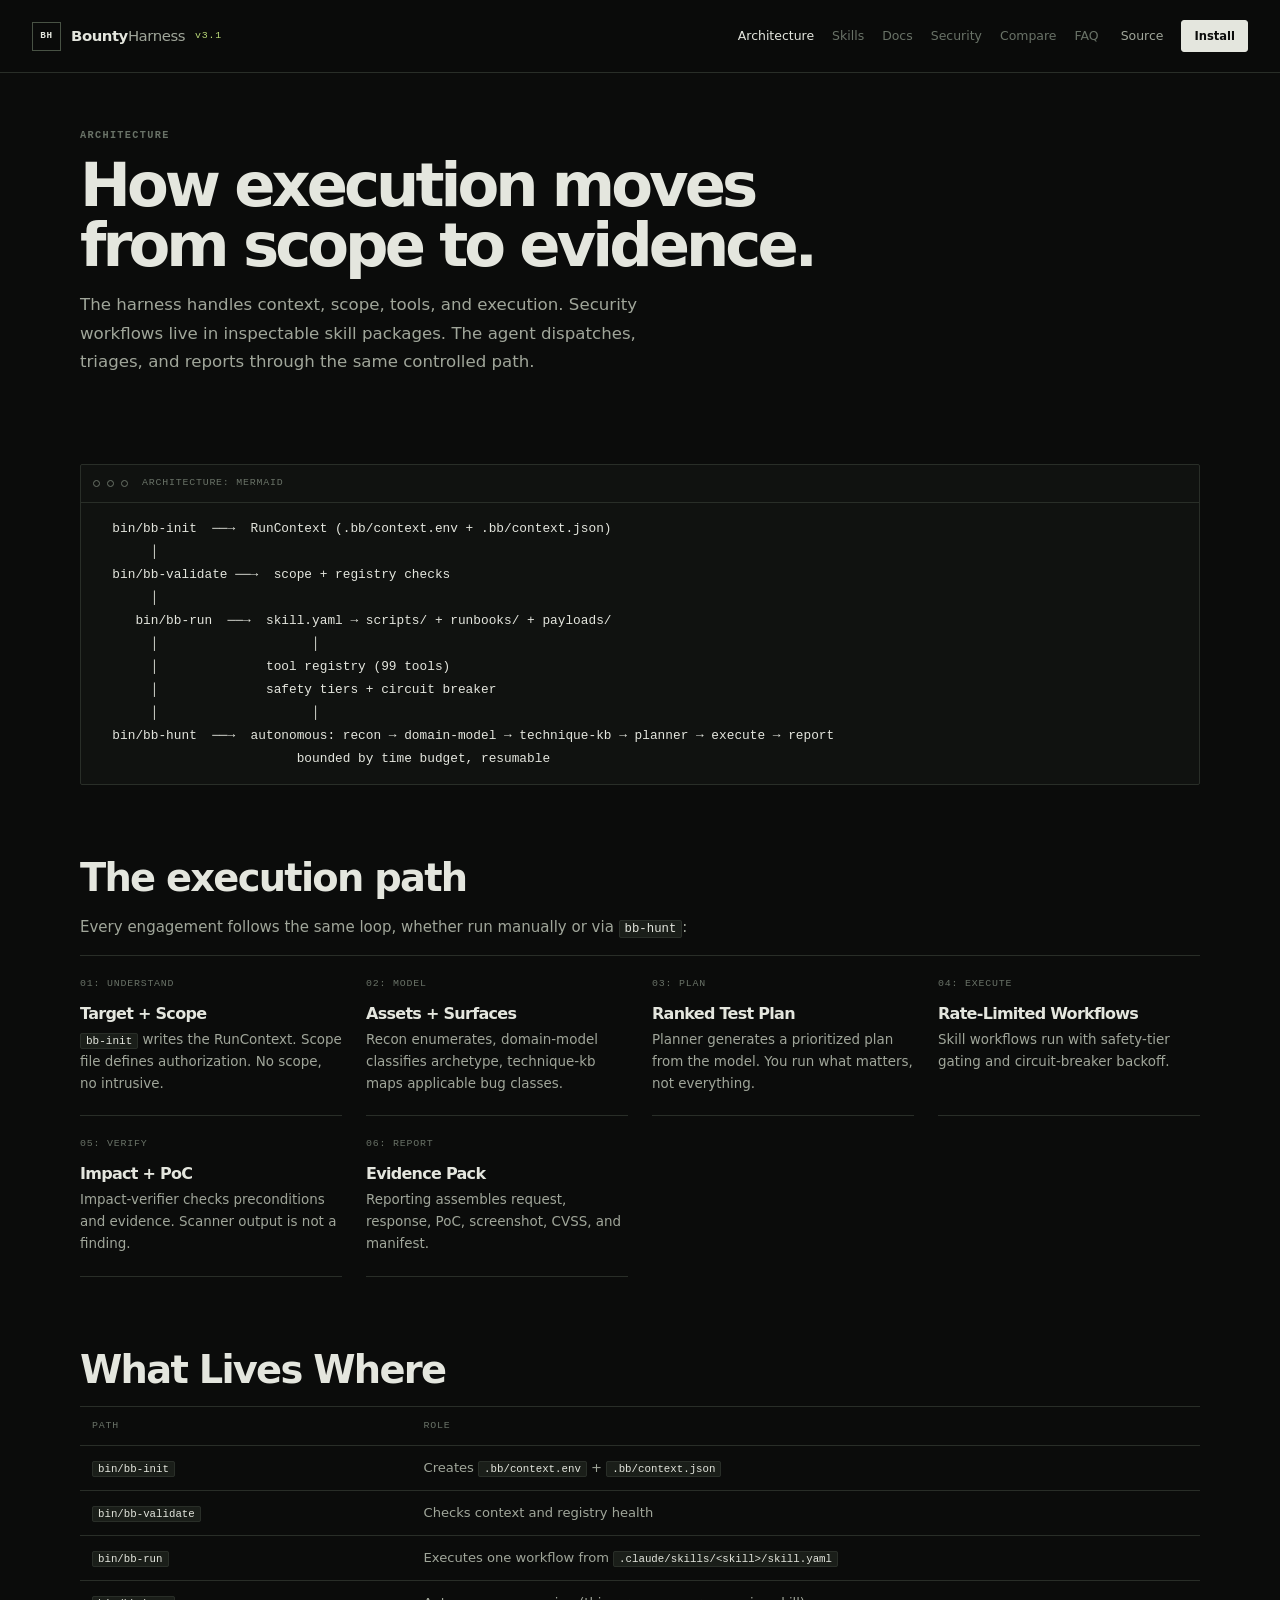
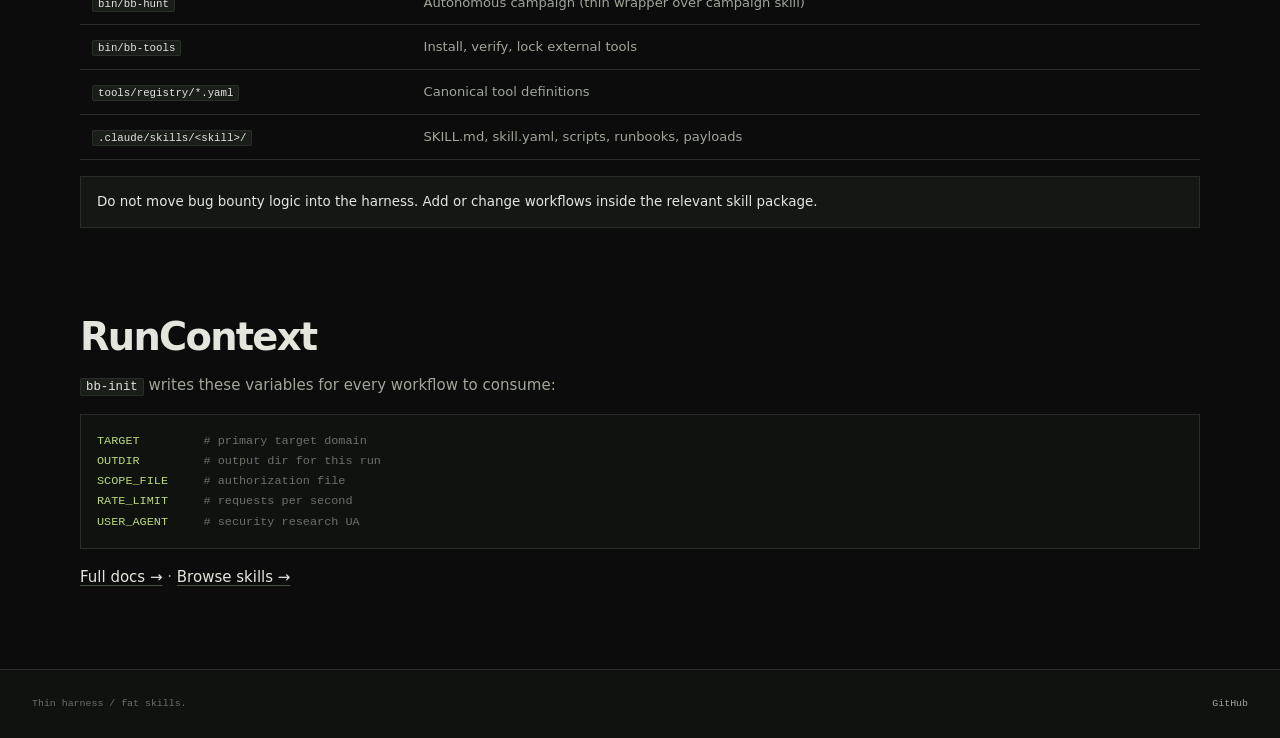
<file: how-it-works.html>
<!doctype html>
<html lang="en">
<head>
<meta charset="utf-8"><meta name="viewport" content="width=device-width, initial-scale=1">
<title>How It Works: BountyHarness</title>
<meta name="description" content="BountyHarness architecture: thin harness, fat skills, and the six step hunting loop.">
<link rel="canonical" href="https://bounty.harikp.com/how-it-works">
<link rel="stylesheet" href="./style.css">
<link rel="icon" href="data:image/svg+xml,%3Csvg xmlns='http://www.w3.org/2000/svg' viewBox='0 0 32 32'%3E%3Crect width='32' height='32' rx='6' fill='%23070B18'/%3E%3Ctext x='50%25' y='55%25' dominant-baseline='middle' text-anchor='middle' font-family='monospace' font-size='16' font-weight='800' fill='%232DD4BF'%3E$%3C/text%3E%3C/svg%3E">
  <script src="/analytics.js" defer></script>
</head>
<body>
<a class="skip" href="#main">Skip to content</a>
<header class="site-nav"><div class="nav-inner">
  <a class="brand" href="./index.html"><span class="brand-mark" aria-hidden="true">BH</span><span class="brand-name"><strong>Bounty</strong><span>Harness</span></span><span class="brand-version">v3.1</span></a>
  <nav class="nav-links" aria-label="Primary navigation"><a href="./how-it-works.html" aria-current="page">Architecture</a><a href="./skills.html">Skills</a><a href="./docs.html">Docs</a><a href="./security.html">Security</a><a href="./compare.html">Compare</a><a href="./faq.html">FAQ</a></nav>
  <nav class="nav-mobile" aria-label="Menu"><details><summary aria-label="Open menu"><span>Menu</span><span class="menu-lines" aria-hidden="true">==</span></summary><div class="menu-panel"><a href="./how-it-works.html" aria-current="page">Architecture</a><a href="./skills.html">Skills</a><a href="./docs.html">Docs</a><a href="./security.html">Security</a><a href="./compare.html">Compare</a><a href="./faq.html">FAQ</a></div></details></nav>
  <div class="nav-end"><a class="nav-source" href="https://github.com/Mr-Neutr0n/bounty-harness">Source</a><a class="btn btn-primary btn-sm" href="./install.html">Install</a></div>
</div></header>
<main id="main"><div class="shell">
  <section class="section" style="padding-top:48px;">
    <span class="eyebrow">Architecture</span>
    <h1>How execution moves<br>from scope to evidence.</h1>
    <p class="lede">The harness handles context, scope, tools, and execution. Security workflows live in inspectable skill packages. The agent dispatches, triages, and reports through the same controlled path.</p>
  </section>

  <section class="section">
    <div class="terminal">
      <div class="terminal-bar"><span class="dot dot-r"></span><span class="dot dot-y"></span><span class="dot dot-g"></span><span class="title">architecture: mermaid</span></div>
      <div class="terminal-body">
        <pre style="margin:0;color:var(--text-2);font-size:0.8rem;line-height:1.8;">  bin/bb-init  ──→  RunContext (.bb/context.env + .bb/context.json)
       │
  bin/bb-validate ──→  scope + registry checks
       │
     bin/bb-run  ──→  skill.yaml → scripts/ + runbooks/ + payloads/
       │                    │
       │              tool registry (99 tools)
       │              safety tiers + circuit breaker
       │                    │
  bin/bb-hunt  ──→  autonomous: recon → domain-model → technique-kb → planner → execute → report
                          bounded by time budget, resumable</pre>
      </div>
    </div>
  </section>

  <section class="section">
    <h2>The execution path</h2>
    <p>Every engagement follows the same loop, whether run manually or via <code class="inline">bb-hunt</code>:</p>
    <div class="cards" style="grid-template-columns:repeat(auto-fit, minmax(220px, 1fr));">
      <div class="card"><span class="card-num">01: UNDERSTAND</span><h3>Target + Scope</h3><p><code class="inline">bb-init</code> writes the RunContext. Scope file defines authorization. No scope, no intrusive.</p></div>
      <div class="card"><span class="card-num">02: MODEL</span><h3>Assets + Surfaces</h3><p>Recon enumerates, domain-model classifies archetype, technique-kb maps applicable bug classes.</p></div>
      <div class="card"><span class="card-num">03: PLAN</span><h3>Ranked Test Plan</h3><p>Planner generates a prioritized plan from the model. You run what matters, not everything.</p></div>
      <div class="card"><span class="card-num">04: EXECUTE</span><h3>Rate-Limited Workflows</h3><p>Skill workflows run with safety-tier gating and circuit-breaker backoff.</p></div>
      <div class="card"><span class="card-num">05: VERIFY</span><h3>Impact + PoC</h3><p>Impact-verifier checks preconditions and evidence. Scanner output is not a finding.</p></div>
      <div class="card"><span class="card-num">06: REPORT</span><h3>Evidence Pack</h3><p>Reporting assembles request, response, PoC, screenshot, CVSS, and manifest.</p></div>
    </div>
  </section>

  <section class="section">
    <h2>What Lives Where</h2>
    <div class="table-scroll"><table>
      <thead><tr><th>Path</th><th>Role</th></tr></thead>
      <tbody>
        <tr><td><code class="inline">bin/bb-init</code></td><td>Creates <code class="inline">.bb/context.env</code> + <code class="inline">.bb/context.json</code></td></tr>
        <tr><td><code class="inline">bin/bb-validate</code></td><td>Checks context and registry health</td></tr>
        <tr><td><code class="inline">bin/bb-run</code></td><td>Executes one workflow from <code class="inline">.claude/skills/&lt;skill&gt;/skill.yaml</code></td></tr>
        <tr><td><code class="inline">bin/bb-hunt</code></td><td>Autonomous campaign (thin wrapper over campaign skill)</td></tr>
        <tr><td><code class="inline">bin/bb-tools</code></td><td>Install, verify, lock external tools</td></tr>
        <tr><td><code class="inline">tools/registry/*.yaml</code></td><td>Canonical tool definitions</td></tr>
        <tr><td><code class="inline">.claude/skills/&lt;skill&gt;/</code></td><td>SKILL.md, skill.yaml, scripts, runbooks, payloads</td></tr>
      </tbody>
    </table></div>
    <div class="callout callout-info">Do not move bug bounty logic into the harness. Add or change workflows inside the relevant skill package.</div>
  </section>

  <section class="section" style="padding-bottom:64px;">
    <h2>RunContext</h2>
    <p><code class="inline">bb-init</code> writes these variables for every workflow to consume:</p>
    <div class="artifact"><pre><span class="hl-green">TARGET</span>         <span class="hl-dim"># primary target domain</span>
<span class="hl-green">OUTDIR</span>         <span class="hl-dim"># output dir for this run</span>
<span class="hl-green">SCOPE_FILE</span>     <span class="hl-dim"># authorization file</span>
<span class="hl-green">RATE_LIMIT</span>     <span class="hl-dim"># requests per second</span>
<span class="hl-green">USER_AGENT</span>     <span class="hl-dim"># security research UA</span></pre></div>
    <p><a href="./docs.html">Full docs →</a> · <a href="./skills.html">Browse skills →</a></p>
  </section>

</div></main>
<footer class="site"><div class="shell footer-inner">
  <span>Thin harness / fat skills.</span>
  <span><a href="https://github.com/Mr-Neutr0n/bounty-harness">GitHub</a></span>
</div></footer>
</body>
</html>
</file>
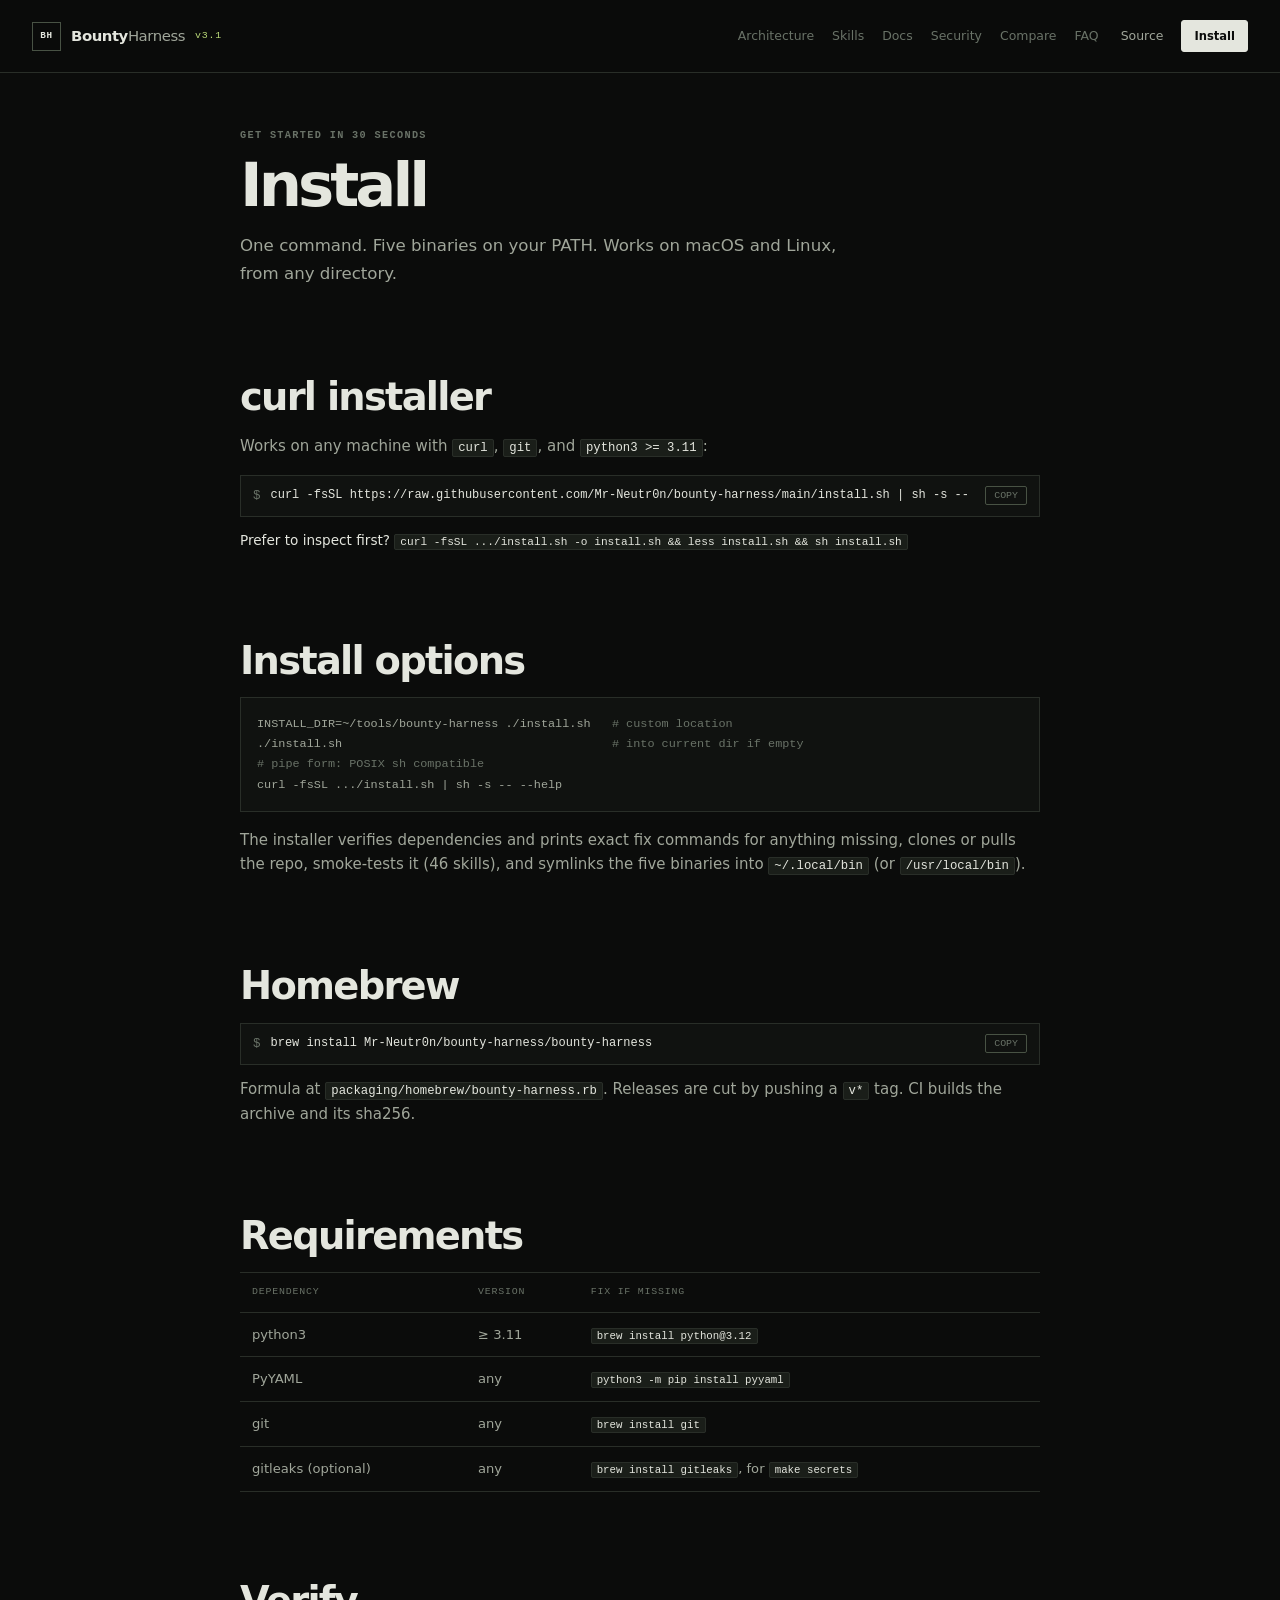
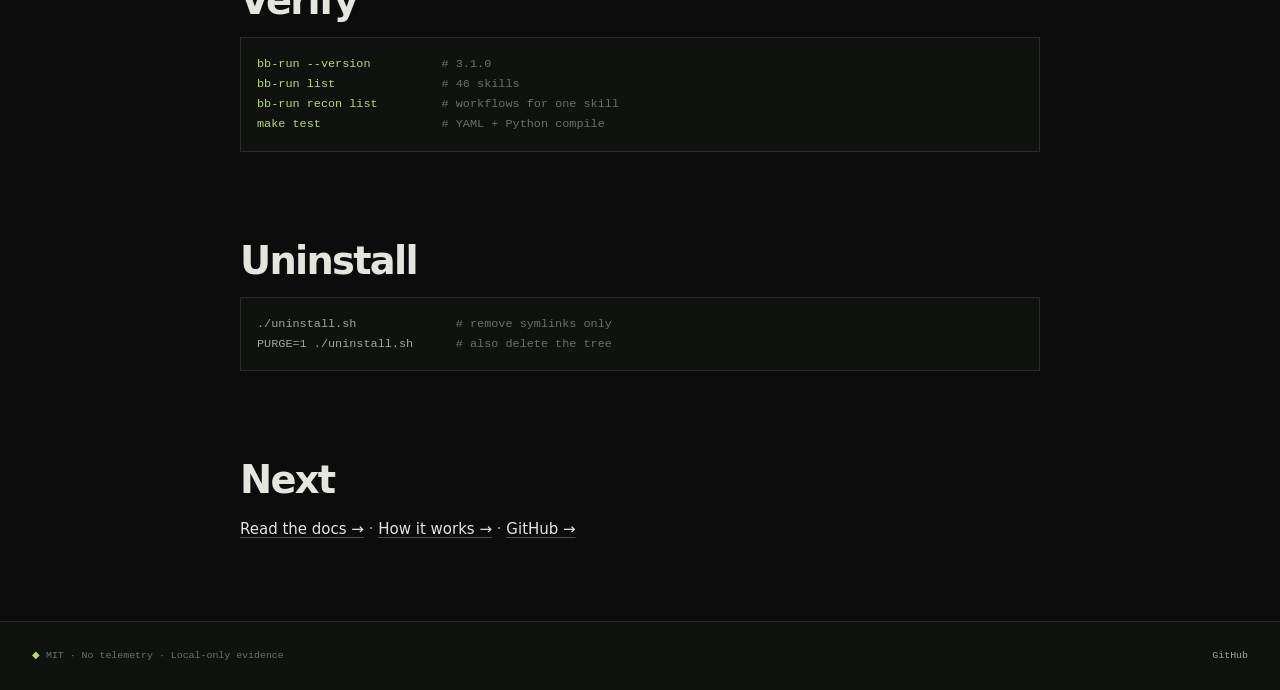
<file: install.html>
<!doctype html>
<html lang="en">
<head>
<meta charset="utf-8"><meta name="viewport" content="width=device-width, initial-scale=1">
<title>Install: BountyHarness</title>
<meta name="description" content="Install BountyHarness via curl installer or Homebrew.">
<link rel="canonical" href="https://bounty.harikp.com/install">
<link rel="stylesheet" href="./style.css">
<link rel="icon" href="data:image/svg+xml,%3Csvg xmlns='http://www.w3.org/2000/svg' viewBox='0 0 32 32'%3E%3Crect width='32' height='32' rx='6' fill='%23070B18'/%3E%3Ctext x='50%25' y='55%25' dominant-baseline='middle' text-anchor='middle' font-family='monospace' font-size='16' font-weight='800' fill='%232DD4BF'%3E$%3C/text%3E%3C/svg%3E">
  <script src="/analytics.js" defer></script>
</head>
<body>
<a class="skip" href="#main">Skip to content</a>
<header class="site-nav"><div class="nav-inner">
  <a class="brand" href="./index.html"><span class="brand-mark" aria-hidden="true">BH</span><span class="brand-name"><strong>Bounty</strong><span>Harness</span></span><span class="brand-version">v3.1</span></a>
  <nav class="nav-links" aria-label="Primary navigation"><a href="./how-it-works.html">Architecture</a><a href="./skills.html">Skills</a><a href="./docs.html">Docs</a><a href="./security.html">Security</a><a href="./compare.html">Compare</a><a href="./faq.html">FAQ</a></nav>
  <nav class="nav-mobile" aria-label="Menu"><details><summary aria-label="Open menu"><span>Menu</span><span class="menu-lines" aria-hidden="true">==</span></summary><div class="menu-panel"><a href="./how-it-works.html">Architecture</a><a href="./skills.html">Skills</a><a href="./docs.html">Docs</a><a href="./security.html">Security</a><a href="./compare.html">Compare</a><a href="./faq.html">FAQ</a></div></details></nav>
  <div class="nav-end"><a class="nav-source" href="https://github.com/Mr-Neutr0n/bounty-harness">Source</a><a class="btn btn-primary btn-sm" href="./install.html" aria-current="page">Install</a></div>
</div></header>
<main id="main"><div class="shell narrow">
  <section class="section" style="padding-top:48px;">
    <span class="eyebrow">Get started in 30 seconds</span>
    <h1>Install</h1>
    <p class="lede">One command. Five binaries on your PATH. Works on macOS and Linux, from any directory.</p>
  </section>

  <section class="section">
    <h2>curl installer</h2>
    <p>Works on any machine with <code class="inline">curl</code>, <code class="inline">git</code>, and <code class="inline">python3 >= 3.11</code>:</p>
    <div class="command-bar"><span class="prompt">$</span><code id="c1">curl -fsSL https://raw.githubusercontent.com/Mr-Neutr0n/bounty-harness/main/install.sh | sh -s --</code><button class="copy-btn" type="button" aria-label="Copy curl install command" onclick="navigator.clipboard.writeText(document.getElementById('c1').textContent).then(()=>{this.textContent='copied ✓';setTimeout(()=>this.textContent='copy',1500)})">copy</button></div>
    <p style="margin-top:12px;font-size:0.85rem;color:var(--text-3);">Prefer to inspect first? <code class="inline">curl -fsSL .../install.sh -o install.sh && less install.sh && sh install.sh</code></p>
  </section>

  <section class="section">
    <h2>Install options</h2>
    <div class="artifact"><pre>INSTALL_DIR=~/tools/bounty-harness ./install.sh   <span class="hl-dim"># custom location</span>
./install.sh                                      <span class="hl-dim"># into current dir if empty</span>
<span class="hl-dim"># pipe form: POSIX sh compatible</span>
curl -fsSL .../install.sh | sh -s -- --help</pre></div>
    <p>The installer verifies dependencies and prints exact fix commands for anything missing, clones or pulls the repo, smoke-tests it (46 skills), and symlinks the five binaries into <code class="inline">~/.local/bin</code> (or <code class="inline">/usr/local/bin</code>).</p>
  </section>

  <section class="section">
    <h2>Homebrew</h2>
    <div class="command-bar"><span class="prompt">$</span><code id="c2">brew install Mr-Neutr0n/bounty-harness/bounty-harness</code><button class="copy-btn" type="button" aria-label="Copy Homebrew install command" onclick="navigator.clipboard.writeText(document.getElementById('c2').textContent).then(()=>{this.textContent='copied ✓';setTimeout(()=>this.textContent='copy',1500)})">copy</button></div>
    <p style="margin-top:12px;">Formula at <code class="inline">packaging/homebrew/bounty-harness.rb</code>. Releases are cut by pushing a <code class="inline">v*</code> tag. CI builds the archive and its sha256.</p>
  </section>

  <section class="section">
    <h2>Requirements</h2>
    <div class="table-scroll"><table>
      <thead><tr><th>Dependency</th><th>Version</th><th>Fix if missing</th></tr></thead>
      <tbody>
        <tr><td>python3</td><td>≥ 3.11</td><td><code class="inline">brew install python@3.12</code></td></tr>
        <tr><td>PyYAML</td><td>any</td><td><code class="inline">python3 -m pip install pyyaml</code></td></tr>
        <tr><td>git</td><td>any</td><td><code class="inline">brew install git</code></td></tr>
        <tr><td>gitleaks <span style="color:var(--text-3)">(optional)</span></td><td>any</td><td><code class="inline">brew install gitleaks</code>, for <code class="inline">make secrets</code></td></tr>
      </tbody>
    </table></div>
  </section>

  <section class="section">
    <h2>Verify</h2>
    <div class="artifact"><pre><span class="hl-green">bb-run --version</span>          <span class="hl-dim"># 3.1.0</span>
<span class="hl-green">bb-run list</span>               <span class="hl-dim"># 46 skills</span>
<span class="hl-green">bb-run recon list</span>         <span class="hl-dim"># workflows for one skill</span>
<span class="hl-green">make test</span>                 <span class="hl-dim"># YAML + Python compile</span></pre></div>
  </section>

  <section class="section">
    <h2>Uninstall</h2>
    <div class="artifact"><pre>./uninstall.sh              <span class="hl-dim"># remove symlinks only</span>
PURGE=1 ./uninstall.sh      <span class="hl-dim"># also delete the tree</span></pre></div>
  </section>

  <section class="section" style="padding-bottom:64px;">
    <h2>Next</h2>
    <p><a href="./docs.html">Read the docs →</a> · <a href="./how-it-works.html">How it works →</a> · <a href="https://github.com/Mr-Neutr0n/bounty-harness">GitHub →</a></p>
  </section>

</div></main>
<footer class="site"><div class="shell footer-inner">
  <span><span style="color:var(--accent)">◆</span> MIT · No telemetry · Local-only evidence</span>
  <span><a href="https://github.com/Mr-Neutr0n/bounty-harness">GitHub</a></span>
</div></footer>
</body>
</html>
</file>
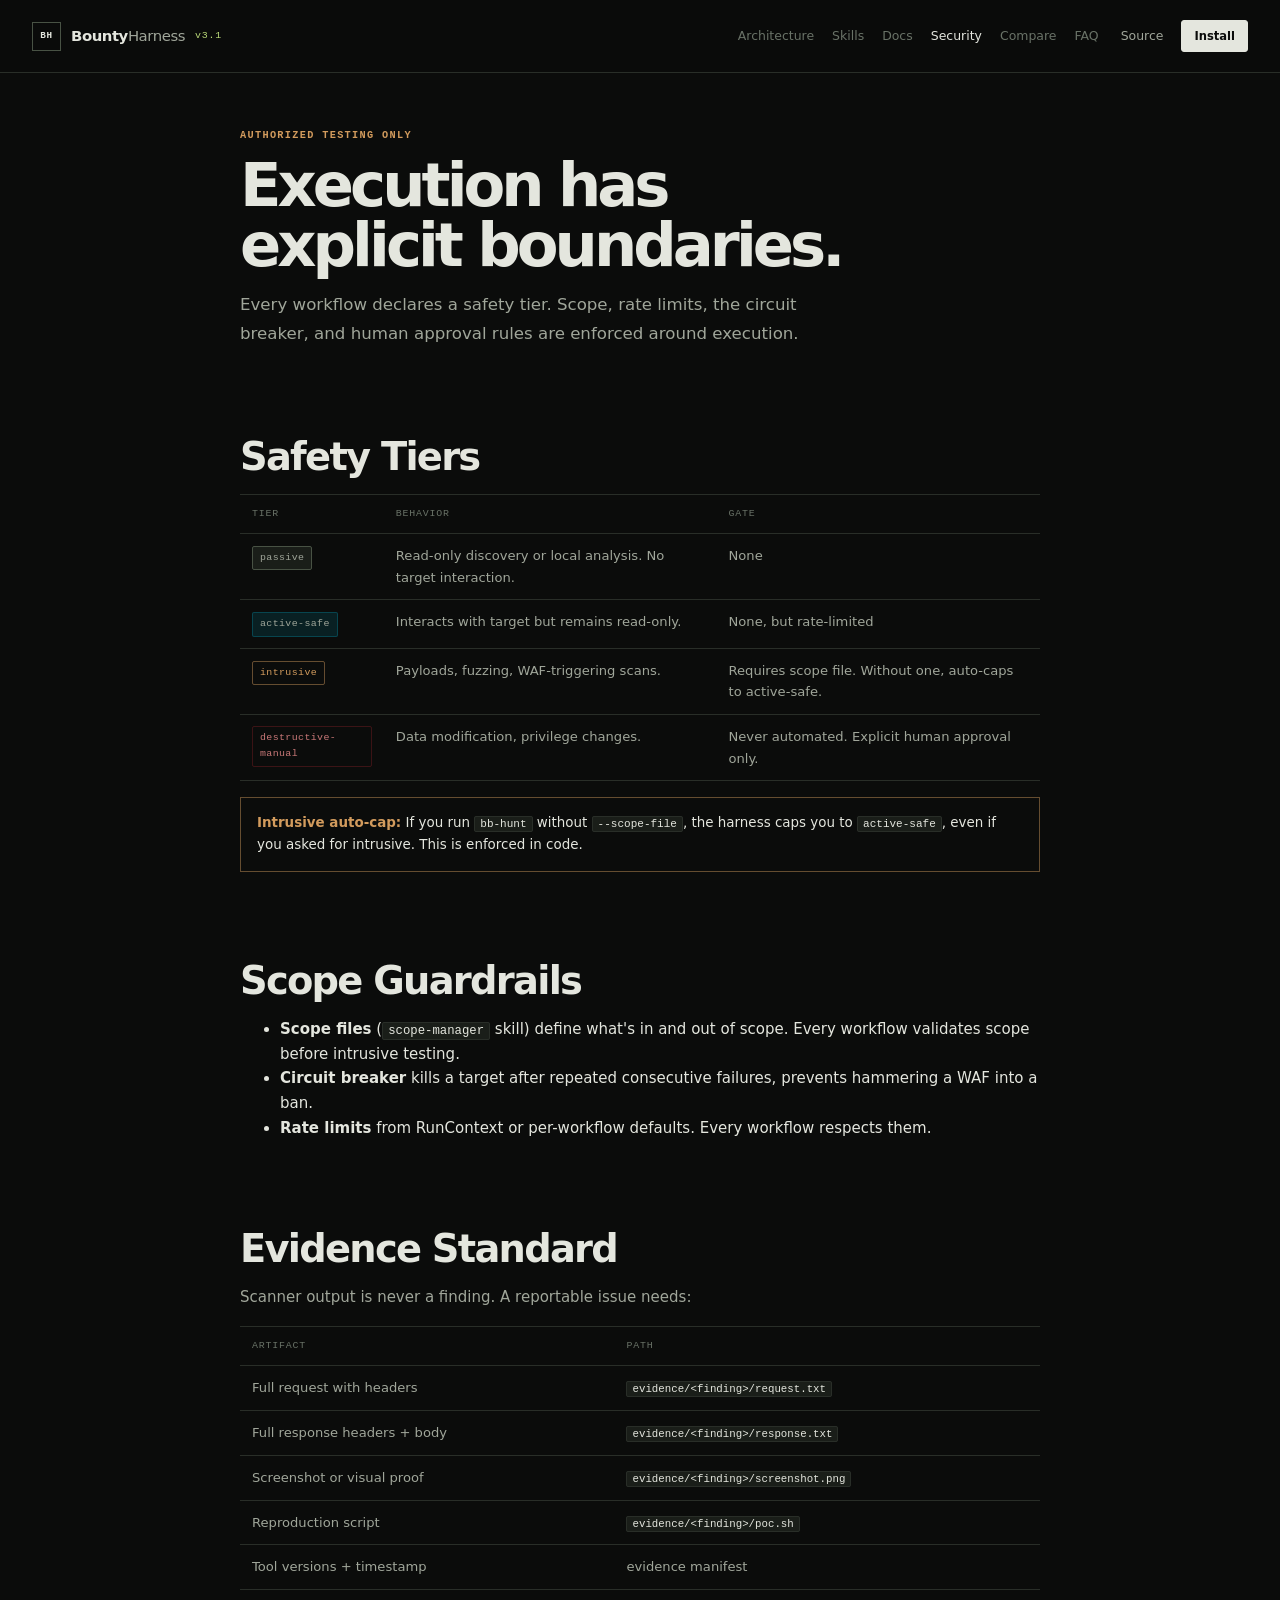
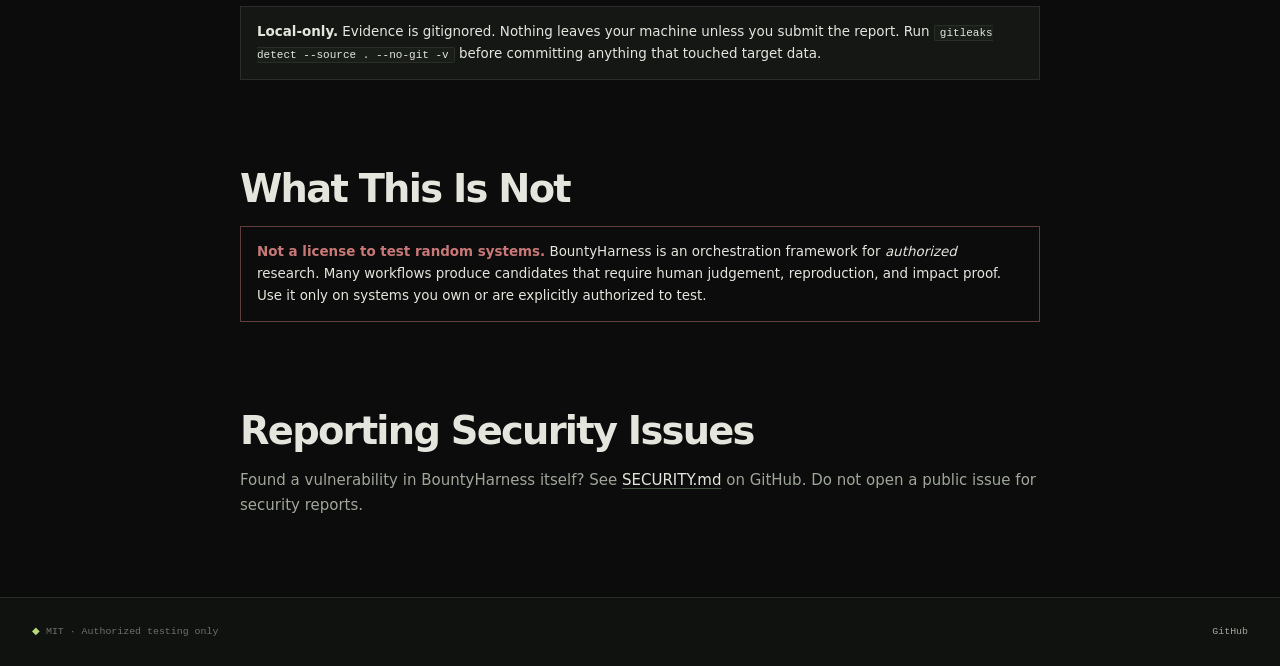
<file: security.html>
<!doctype html>
<html lang="en">
<head>
<meta charset="utf-8"><meta name="viewport" content="width=device-width, initial-scale=1">
<title>Security: BountyHarness</title>
<meta name="description" content="BountyHarness safety model: 4 tiers, scope gating, circuit breaker, and evidence standards.">
<link rel="canonical" href="https://bounty.harikp.com/security">
<link rel="stylesheet" href="./style.css">
<link rel="icon" href="data:image/svg+xml,%3Csvg xmlns='http://www.w3.org/2000/svg' viewBox='0 0 32 32'%3E%3Crect width='32' height='32' rx='6' fill='%23070B18'/%3E%3Ctext x='50%25' y='55%25' dominant-baseline='middle' text-anchor='middle' font-family='monospace' font-size='16' font-weight='800' fill='%232DD4BF'%3E$%3C/text%3E%3C/svg%3E">
  <script src="/analytics.js" defer></script>
</head>
<body>
<a class="skip" href="#main">Skip to content</a>
<header class="site-nav"><div class="nav-inner">
  <a class="brand" href="./index.html"><span class="brand-mark" aria-hidden="true">BH</span><span class="brand-name"><strong>Bounty</strong><span>Harness</span></span><span class="brand-version">v3.1</span></a>
  <nav class="nav-links" aria-label="Primary navigation"><a href="./how-it-works.html">Architecture</a><a href="./skills.html">Skills</a><a href="./docs.html">Docs</a><a href="./security.html" aria-current="page">Security</a><a href="./compare.html">Compare</a><a href="./faq.html">FAQ</a></nav>
  <nav class="nav-mobile" aria-label="Menu"><details><summary aria-label="Open menu"><span>Menu</span><span class="menu-lines" aria-hidden="true">==</span></summary><div class="menu-panel"><a href="./how-it-works.html">Architecture</a><a href="./skills.html">Skills</a><a href="./docs.html">Docs</a><a href="./security.html" aria-current="page">Security</a><a href="./compare.html">Compare</a><a href="./faq.html">FAQ</a></div></details></nav>
  <div class="nav-end"><a class="nav-source" href="https://github.com/Mr-Neutr0n/bounty-harness">Source</a><a class="btn btn-primary btn-sm" href="./install.html">Install</a></div>
</div></header>
<main id="main"><div class="shell narrow">
  <section class="section" style="padding-top:48px;">
    <span class="eyebrow warn">Authorized testing only</span>
    <h1>Execution has<br>explicit boundaries.</h1>
    <p class="lede">Every workflow declares a safety tier. Scope, rate limits, the circuit breaker, and human approval rules are enforced around execution.</p>
  </section>

  <section class="section">
    <h2>Safety Tiers</h2>
    <div class="table-scroll"><table>
      <thead><tr><th>Tier</th><th>Behavior</th><th>Gate</th></tr></thead>
      <tbody>
        <tr><td><span class="chip" style="background:var(--surface-2);">passive</span></td><td>Read-only discovery or local analysis. No target interaction.</td><td>None</td></tr>
        <tr><td><span class="chip" style="background:rgba(0,212,255,0.1);color:var(--cyan);border-color:rgba(0,212,255,0.2);">active-safe</span></td><td>Interacts with target but remains read-only.</td><td>None, but rate-limited</td></tr>
        <tr><td><span class="chip amber">intrusive</span></td><td>Payloads, fuzzing, WAF-triggering scans.</td><td>Requires scope file. Without one, auto-caps to active-safe.</td></tr>
        <tr><td><span class="chip" style="background:var(--red-dim);color:var(--red);border-color:rgba(255,51,68,0.2);">destructive-manual</span></td><td>Data modification, privilege changes.</td><td>Never automated. Explicit human approval only.</td></tr>
      </tbody>
    </table></div>
    <div class="callout callout-warn"><strong>Intrusive auto-cap:</strong> If you run <code class="inline">bb-hunt</code> without <code class="inline">--scope-file</code>, the harness caps you to <code class="inline">active-safe</code>, even if you asked for intrusive. This is enforced in code.</div>
  </section>

  <section class="section">
    <h2>Scope Guardrails</h2>
    <ul>
      <li><strong>Scope files</strong> (<code class="inline">scope-manager</code> skill) define what's in and out of scope. Every workflow validates scope before intrusive testing.</li>
      <li><strong>Circuit breaker</strong> kills a target after repeated consecutive failures, prevents hammering a WAF into a ban.</li>
      <li><strong>Rate limits</strong> from RunContext or per-workflow defaults. Every workflow respects them.</li>
    </ul>
  </section>

  <section class="section">
    <h2>Evidence Standard</h2>
    <p>Scanner output is never a finding. A reportable issue needs:</p>
    <div class="table-scroll"><table>
      <thead><tr><th>Artifact</th><th>Path</th></tr></thead>
      <tbody>
        <tr><td>Full request with headers</td><td><code class="inline">evidence/&lt;finding&gt;/request.txt</code></td></tr>
        <tr><td>Full response headers + body</td><td><code class="inline">evidence/&lt;finding&gt;/response.txt</code></td></tr>
        <tr><td>Screenshot or visual proof</td><td><code class="inline">evidence/&lt;finding&gt;/screenshot.png</code></td></tr>
        <tr><td>Reproduction script</td><td><code class="inline">evidence/&lt;finding&gt;/poc.sh</code></td></tr>
        <tr><td>Tool versions + timestamp</td><td>evidence manifest</td></tr>
      </tbody>
    </table></div>
    <div class="callout callout-info"><strong>Local-only.</strong> Evidence is gitignored. Nothing leaves your machine unless you submit the report. Run <code class="inline">gitleaks detect --source . --no-git -v</code> before committing anything that touched target data.</div>
  </section>

  <section class="section">
    <h2>What This Is Not</h2>
    <div class="callout callout-danger"><strong>Not a license to test random systems.</strong> BountyHarness is an orchestration framework for <em>authorized</em> research. Many workflows produce candidates that require human judgement, reproduction, and impact proof. Use it only on systems you own or are explicitly authorized to test.</div>
  </section>

  <section class="section" style="padding-bottom:64px;">
    <h2>Reporting Security Issues</h2>
    <p>Found a vulnerability in BountyHarness itself? See <a href="https://github.com/Mr-Neutr0n/bounty-harness/blob/main/SECURITY.md">SECURITY.md</a> on GitHub. Do not open a public issue for security reports.</p>
  </section>

</div></main>
<footer class="site"><div class="shell footer-inner">
  <span><span style="color:var(--accent)">◆</span> MIT · Authorized testing only</span>
  <span><a href="https://github.com/Mr-Neutr0n/bounty-harness">GitHub</a></span>
</div></footer>
</body>
</html>
</file>
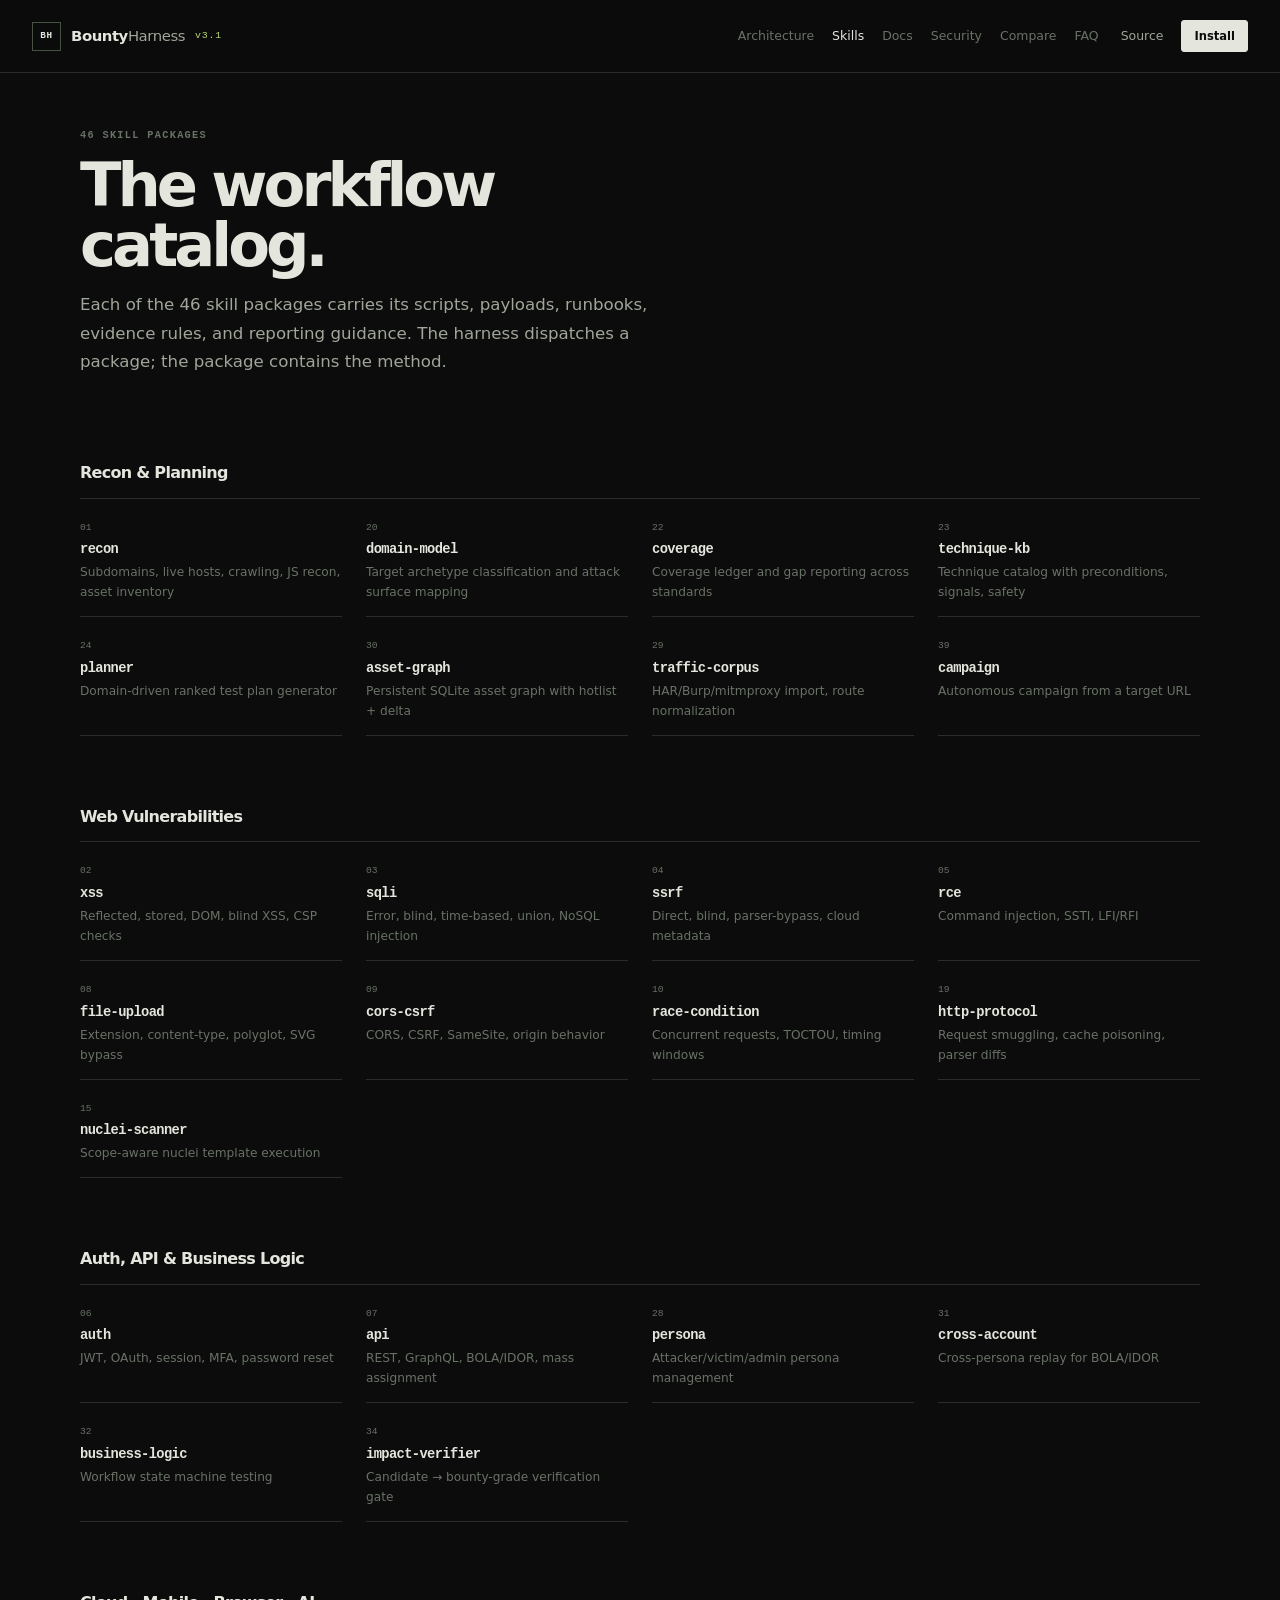
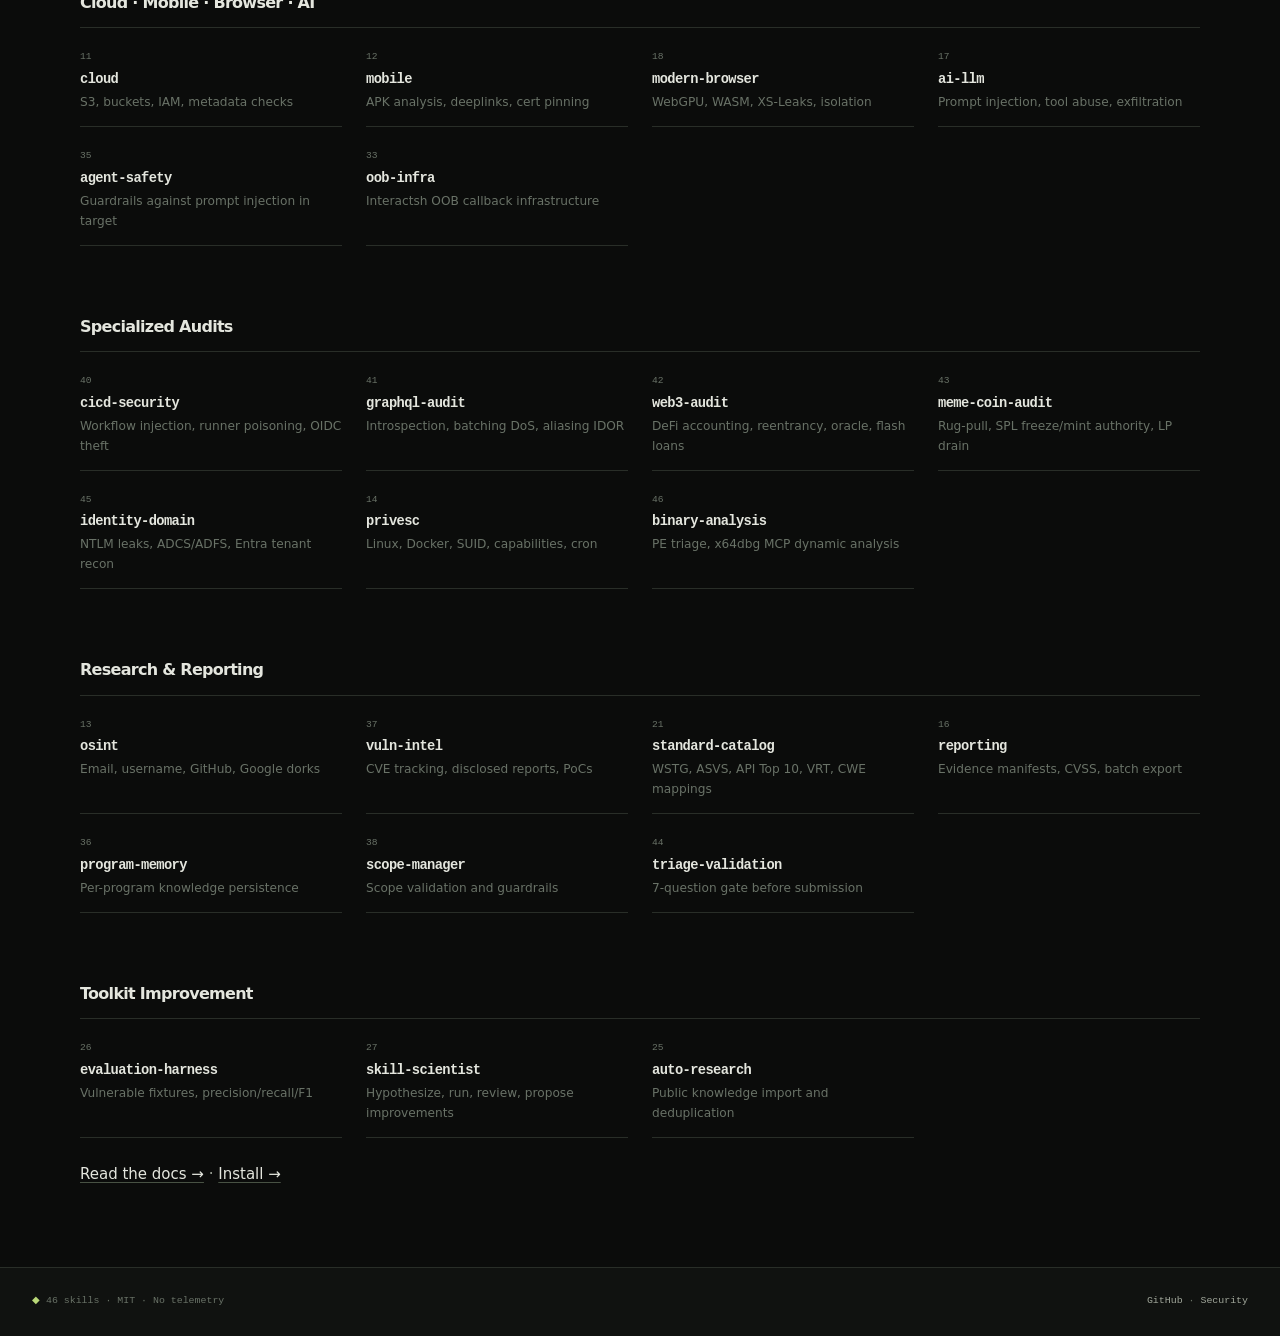
<file: skills.html>
<!doctype html>
<html lang="en">
<head>
<meta charset="utf-8"><meta name="viewport" content="width=device-width, initial-scale=1">
<title>Skills: BountyHarness</title>
<meta name="description" content="46 skill packages covering every bug class from recon to reporting.">
<link rel="canonical" href="https://bounty.harikp.com/skills">
<link rel="stylesheet" href="./style.css">
<link rel="icon" href="data:image/svg+xml,%3Csvg xmlns='http://www.w3.org/2000/svg' viewBox='0 0 32 32'%3E%3Crect width='32' height='32' rx='6' fill='%23070B18'/%3E%3Ctext x='50%25' y='55%25' dominant-baseline='middle' text-anchor='middle' font-family='monospace' font-size='16' font-weight='800' fill='%232DD4BF'%3E$%3C/text%3E%3C/svg%3E">
  <script src="/analytics.js" defer></script>
</head>
<body>
<a class="skip" href="#main">Skip</a>
<header class="site-nav"><div class="nav-inner">
  <a class="brand" href="./index.html"><span class="brand-mark" aria-hidden="true">BH</span><span class="brand-name"><strong>Bounty</strong><span>Harness</span></span><span class="brand-version">v3.1</span></a>
  <nav class="nav-links" aria-label="Primary navigation"><a href="./how-it-works.html">Architecture</a><a href="./skills.html" aria-current="page">Skills</a><a href="./docs.html">Docs</a><a href="./security.html">Security</a><a href="./compare.html">Compare</a><a href="./faq.html">FAQ</a></nav>
  <nav class="nav-mobile" aria-label="Menu"><details><summary aria-label="Open menu"><span>Menu</span><span class="menu-lines" aria-hidden="true">==</span></summary><div class="menu-panel"><a href="./how-it-works.html">Architecture</a><a href="./skills.html" aria-current="page">Skills</a><a href="./docs.html">Docs</a><a href="./security.html">Security</a><a href="./compare.html">Compare</a><a href="./faq.html">FAQ</a></div></details></nav>
  <div class="nav-end"><a class="nav-source" href="https://github.com/Mr-Neutr0n/bounty-harness">Source</a><a class="btn btn-primary btn-sm" href="./install.html">Install</a></div>
</div></header>
<main id="main"><div class="shell">
  <section class="section" style="padding-top:48px;">
    <span class="eyebrow">46 skill packages</span>
    <h1>The workflow<br>catalog.</h1>
    <p class="lede">Each of the 46 skill packages carries its scripts, payloads, runbooks, evidence rules, and reporting guidance. The harness dispatches a package; the package contains the method.</p>
  </section>

  <section class="section">
    <h2 style="font-size:1rem;margin-bottom:16px;color:var(--text-2);">Recon & Planning</h2>
    <div class="skill-grid">
      <div class="skill-card"><span class="skill-num">01</span><h3><code>recon</code></h3><p>Subdomains, live hosts, crawling, JS recon, asset inventory</p></div>
      <div class="skill-card"><span class="skill-num">20</span><h3><code>domain-model</code></h3><p>Target archetype classification and attack surface mapping</p></div>
      <div class="skill-card"><span class="skill-num">22</span><h3><code>coverage</code></h3><p>Coverage ledger and gap reporting across standards</p></div>
      <div class="skill-card"><span class="skill-num">23</span><h3><code>technique-kb</code></h3><p>Technique catalog with preconditions, signals, safety</p></div>
      <div class="skill-card"><span class="skill-num">24</span><h3><code>planner</code></h3><p>Domain-driven ranked test plan generator</p></div>
      <div class="skill-card"><span class="skill-num">30</span><h3><code>asset-graph</code></h3><p>Persistent SQLite asset graph with hotlist + delta</p></div>
      <div class="skill-card"><span class="skill-num">29</span><h3><code>traffic-corpus</code></h3><p>HAR/Burp/mitmproxy import, route normalization</p></div>
      <div class="skill-card"><span class="skill-num">39</span><h3><code>campaign</code></h3><p>Autonomous campaign from a target URL</p></div>
    </div>
  </section>

  <section class="section">
    <h2 style="font-size:1rem;margin-bottom:16px;color:var(--text-2);">Web Vulnerabilities</h2>
    <div class="skill-grid">
      <div class="skill-card"><span class="skill-num">02</span><h3><code>xss</code></h3><p>Reflected, stored, DOM, blind XSS, CSP checks</p></div>
      <div class="skill-card"><span class="skill-num">03</span><h3><code>sqli</code></h3><p>Error, blind, time-based, union, NoSQL injection</p></div>
      <div class="skill-card"><span class="skill-num">04</span><h3><code>ssrf</code></h3><p>Direct, blind, parser-bypass, cloud metadata</p></div>
      <div class="skill-card"><span class="skill-num">05</span><h3><code>rce</code></h3><p>Command injection, SSTI, LFI/RFI</p></div>
      <div class="skill-card"><span class="skill-num">08</span><h3><code>file-upload</code></h3><p>Extension, content-type, polyglot, SVG bypass</p></div>
      <div class="skill-card"><span class="skill-num">09</span><h3><code>cors-csrf</code></h3><p>CORS, CSRF, SameSite, origin behavior</p></div>
      <div class="skill-card"><span class="skill-num">10</span><h3><code>race-condition</code></h3><p>Concurrent requests, TOCTOU, timing windows</p></div>
      <div class="skill-card"><span class="skill-num">19</span><h3><code>http-protocol</code></h3><p>Request smuggling, cache poisoning, parser diffs</p></div>
      <div class="skill-card"><span class="skill-num">15</span><h3><code>nuclei-scanner</code></h3><p>Scope-aware nuclei template execution</p></div>
    </div>
  </section>

  <section class="section">
    <h2 style="font-size:1rem;margin-bottom:16px;color:var(--text-2);">Auth, API & Business Logic</h2>
    <div class="skill-grid">
      <div class="skill-card"><span class="skill-num">06</span><h3><code>auth</code></h3><p>JWT, OAuth, session, MFA, password reset</p></div>
      <div class="skill-card"><span class="skill-num">07</span><h3><code>api</code></h3><p>REST, GraphQL, BOLA/IDOR, mass assignment</p></div>
      <div class="skill-card"><span class="skill-num">28</span><h3><code>persona</code></h3><p>Attacker/victim/admin persona management</p></div>
      <div class="skill-card"><span class="skill-num">31</span><h3><code>cross-account</code></h3><p>Cross-persona replay for BOLA/IDOR</p></div>
      <div class="skill-card"><span class="skill-num">32</span><h3><code>business-logic</code></h3><p>Workflow state machine testing</p></div>
      <div class="skill-card"><span class="skill-num">34</span><h3><code>impact-verifier</code></h3><p>Candidate → bounty-grade verification gate</p></div>
    </div>
  </section>

  <section class="section">
    <h2 style="font-size:1rem;margin-bottom:16px;color:var(--text-2);">Cloud · Mobile · Browser · AI</h2>
    <div class="skill-grid">
      <div class="skill-card"><span class="skill-num">11</span><h3><code>cloud</code></h3><p>S3, buckets, IAM, metadata checks</p></div>
      <div class="skill-card"><span class="skill-num">12</span><h3><code>mobile</code></h3><p>APK analysis, deeplinks, cert pinning</p></div>
      <div class="skill-card"><span class="skill-num">18</span><h3><code>modern-browser</code></h3><p>WebGPU, WASM, XS-Leaks, isolation</p></div>
      <div class="skill-card"><span class="skill-num">17</span><h3><code>ai-llm</code></h3><p>Prompt injection, tool abuse, exfiltration</p></div>
      <div class="skill-card"><span class="skill-num">35</span><h3><code>agent-safety</code></h3><p>Guardrails against prompt injection in target</p></div>
      <div class="skill-card"><span class="skill-num">33</span><h3><code>oob-infra</code></h3><p>Interactsh OOB callback infrastructure</p></div>
    </div>
  </section>

  <section class="section">
    <h2 style="font-size:1rem;margin-bottom:16px;color:var(--text-2);">Specialized Audits</h2>
    <div class="skill-grid">
      <div class="skill-card"><span class="skill-num">40</span><h3><code>cicd-security</code></h3><p>Workflow injection, runner poisoning, OIDC theft</p></div>
      <div class="skill-card"><span class="skill-num">41</span><h3><code>graphql-audit</code></h3><p>Introspection, batching DoS, aliasing IDOR</p></div>
      <div class="skill-card"><span class="skill-num">42</span><h3><code>web3-audit</code></h3><p>DeFi accounting, reentrancy, oracle, flash loans</p></div>
      <div class="skill-card"><span class="skill-num">43</span><h3><code>meme-coin-audit</code></h3><p>Rug-pull, SPL freeze/mint authority, LP drain</p></div>
      <div class="skill-card"><span class="skill-num">45</span><h3><code>identity-domain</code></h3><p>NTLM leaks, ADCS/ADFS, Entra tenant recon</p></div>
      <div class="skill-card"><span class="skill-num">14</span><h3><code>privesc</code></h3><p>Linux, Docker, SUID, capabilities, cron</p></div>
      <div class="skill-card"><span class="skill-num">46</span><h3><code>binary-analysis</code></h3><p>PE triage, x64dbg MCP dynamic analysis</p></div>
    </div>
  </section>

  <section class="section">
    <h2 style="font-size:1rem;margin-bottom:16px;color:var(--text-2);">Research & Reporting</h2>
    <div class="skill-grid">
      <div class="skill-card"><span class="skill-num">13</span><h3><code>osint</code></h3><p>Email, username, GitHub, Google dorks</p></div>
      <div class="skill-card"><span class="skill-num">37</span><h3><code>vuln-intel</code></h3><p>CVE tracking, disclosed reports, PoCs</p></div>
      <div class="skill-card"><span class="skill-num">21</span><h3><code>standard-catalog</code></h3><p>WSTG, ASVS, API Top 10, VRT, CWE mappings</p></div>
      <div class="skill-card"><span class="skill-num">16</span><h3><code>reporting</code></h3><p>Evidence manifests, CVSS, batch export</p></div>
      <div class="skill-card"><span class="skill-num">36</span><h3><code>program-memory</code></h3><p>Per-program knowledge persistence</p></div>
      <div class="skill-card"><span class="skill-num">38</span><h3><code>scope-manager</code></h3><p>Scope validation and guardrails</p></div>
      <div class="skill-card"><span class="skill-num">44</span><h3><code>triage-validation</code></h3><p>7-question gate before submission</p></div>
    </div>
  </section>

  <section class="section" style="padding-bottom:64px;">
    <h2 style="font-size:1rem;margin-bottom:16px;color:var(--text-2);">Toolkit Improvement</h2>
    <div class="skill-grid">
      <div class="skill-card"><span class="skill-num">26</span><h3><code>evaluation-harness</code></h3><p>Vulnerable fixtures, precision/recall/F1</p></div>
      <div class="skill-card"><span class="skill-num">27</span><h3><code>skill-scientist</code></h3><p>Hypothesize, run, review, propose improvements</p></div>
      <div class="skill-card"><span class="skill-num">25</span><h3><code>auto-research</code></h3><p>Public knowledge import and deduplication</p></div>
    </div>
    <p style="margin-top:24px;"><a href="./docs.html">Read the docs →</a> · <a href="./install.html">Install →</a></p>
  </section>

</div></main>
<footer class="site"><div class="shell footer-inner">
  <span><span style="color:var(--accent)">◆</span> 46 skills · MIT · No telemetry</span>
  <span><a href="https://github.com/Mr-Neutr0n/bounty-harness">GitHub</a> · <a href="./security.html">Security</a></span>
</div></footer>
</body>
</html>
</file>
<file: style.css>
:root {
  --field: #0B0C0B;
  --field-2: #101210;
  --surface: #141714;
  --surface-2: #1A1E19;
  --rule: #292E28;
  --rule-strong: #485244;
  --text: #E4E6DE;
  --muted: #A0A69A;
  --faint: #697267;
  --dim: #454D44;
  --accent: #B9D878;
  --accent-dim: rgba(185, 216, 120, 0.12);
  --amber: #D29B5D;
  --red: #C97878;
  --sans: "Avenir Next", "Helvetica Neue", "Segoe UI", system-ui, sans-serif;
  --serif: "Iowan Old Style", "Palatino Linotype", Georgia, serif;
  --mono: "SFMono-Regular", "Roboto Mono", "Liberation Mono", ui-monospace, monospace;
  --ease: cubic-bezier(0.2, 0.8, 0.2, 1);
}

* { box-sizing: border-box; }
html { font-size: 16px; scroll-behavior: smooth; scroll-padding-top: 88px; }
body {
  margin: 0;
  overflow-x: clip;
  background: var(--field);
  color: var(--text);
  font-family: var(--sans);
  font-size: 15px;
  line-height: 1.65;
  -webkit-font-smoothing: antialiased;
}
::selection { background: var(--accent); color: var(--field); }

.skip {
  position: absolute; left: -9999px; top: 12px; z-index: 100;
  padding: 8px 12px; background: var(--text); color: var(--field);
  font-family: var(--mono); font-size: 0.75rem;
}
.skip:focus { left: 12px; }

a { color: var(--text); text-decoration: underline; text-decoration-color: var(--rule-strong); text-underline-offset: 3px; }
a:hover { color: var(--accent); text-decoration-color: var(--accent); }

.shell {
  width: min(1120px, calc(100% - 32px));
  margin-inline: auto;
}
.shell.narrow { max-width: 800px; }
main { min-height: 60vh; }
.section { padding: 72px 0; }
.section + .section { padding-top: 0; }

h1, h2, h3 {
  margin: 0 0 16px;
  color: var(--text);
  font-family: var(--sans);
  font-weight: 600;
  letter-spacing: -0.045em;
  line-height: 1.08;
}
h1 { font-size: clamp(2.7rem, 5.6vw, 3.8rem); letter-spacing: -0.065em; line-height: 0.98; }
h2 { font-size: clamp(1.65rem, 3vw, 2.45rem); }
h3 { font-size: 1rem; }
h1 em, h2 em { font-family: var(--serif); font-weight: 400; letter-spacing: -0.04em; }
p { margin: 0 0 1rem; color: var(--muted); }
.lede { max-width: 58ch; font-size: 1.04rem; line-height: 1.7; }
.small { color: var(--faint); font-size: 0.78rem; }
code, pre, .mono { font-family: var(--mono); }
code.inline {
  padding: 1px 5px; border: 1px solid var(--rule); border-radius: 2px;
  background: var(--surface-2); color: var(--text); font-size: 0.82em;
}
.eyebrow, .hero-label, .section-index {
  display: inline-block;
  color: var(--faint);
  font-family: var(--mono);
  font-size: 0.64rem;
  font-weight: 600;
  letter-spacing: 0.13em;
  line-height: 1.4;
  text-transform: uppercase;
}
.eyebrow { margin-bottom: 14px; }
.eyebrow.warn { color: var(--amber); }

/* Shared masthead */
.site-nav {
  position: sticky; top: 0; z-index: 50;
  border-bottom: 1px solid var(--rule);
  background: rgba(11, 12, 11, 0.94);
  backdrop-filter: blur(16px);
}
.nav-inner {
  width: min(1216px, calc(100% - 32px));
  min-height: 72px;
  margin-inline: auto;
  display: flex;
  align-items: center;
  gap: 22px;
}
.brand {
  display: inline-flex; align-items: center; gap: 10px;
  color: var(--text); text-decoration: none; white-space: nowrap;
}
.brand-mark {
  display: grid; place-items: center;
  width: 29px; height: 29px;
  border: 1px solid var(--rule-strong);
  color: var(--text);
  font-family: var(--mono); font-size: 0.58rem; font-weight: 700;
  letter-spacing: 0.08em;
}
.brand-name { font-size: 0.93rem; letter-spacing: -0.03em; }
.brand-name strong { font-weight: 700; }
.brand-name span { font-weight: 400; color: var(--muted); }
.brand-version { color: var(--accent); font-family: var(--mono); font-size: 0.62rem; letter-spacing: 0.08em; }
.nav-links { display: flex; align-items: center; gap: 18px; margin-left: auto; }
.nav-links a, .nav-source {
  padding: 5px 0; color: var(--faint); font-size: 0.78rem;
  text-decoration: none; transition: color 150ms var(--ease);
}
.nav-links a:hover, .nav-links a[aria-current="page"], .nav-source:hover { color: var(--text); }
.nav-end { display: flex; align-items: center; gap: 18px; }
.nav-source { color: var(--muted); }

/* Buttons and links */
.btn {
  display: inline-flex; align-items: center; gap: 9px;
  min-height: 40px; padding: 8px 16px;
  border: 1px solid var(--rule-strong); border-radius: 3px;
  font-family: var(--sans); font-size: 0.78rem; font-weight: 600;
  text-decoration: none; transition: color 150ms var(--ease), background 150ms var(--ease), border-color 150ms var(--ease);
}
.btn-primary { border-color: var(--text); background: var(--text); color: var(--field); }
.btn-primary:hover { border-color: var(--accent); background: var(--accent); color: var(--field); }
.btn-ghost { background: transparent; color: var(--muted); }
.btn-ghost:hover { border-color: var(--text); background: var(--surface); color: var(--text); }
.btn-sm { min-height: 32px; padding: 5px 12px; font-size: 0.72rem; }
.text-link { color: var(--text); font-size: 0.8rem; text-decoration: none; }
.text-link:hover { color: var(--accent); }

/* Homepage frame and hero */
.home-frame {
  width: min(1392px, calc(100% - 48px));
  margin-inline: auto;
  border-inline: 1px solid var(--rule);
}
.home-shell {
  width: min(1168px, calc(100% - 64px));
  margin-inline: auto;
}
.home-hero { border-bottom: 1px solid var(--rule); }
.hero-topline {
  display: flex; justify-content: space-between; gap: 20px;
  padding: 18px 0 16px; border-bottom: 1px solid var(--rule);
  color: var(--faint); font-family: var(--mono); font-size: 0.62rem; letter-spacing: 0.11em;
}
.hero-layout {
  display: grid; grid-template-columns: minmax(0, 0.86fr) minmax(0, 1.14fr);
  gap: 56px; align-items: start; padding: 56px 0 48px;
}
.hero-copy { min-width: 0; padding-top: 24px; }
.hero-copy .hero-label { margin-bottom: 20px; color: var(--accent); }
.hero-copy h1 { max-width: 18ch; margin-bottom: 24px; }
.hero-copy .lede { margin-bottom: 28px; }
.hero-actions { display: flex; flex-wrap: wrap; align-items: center; gap: 18px; margin-bottom: 28px; }
.hero-install-row { display: grid; grid-template-columns: 170px minmax(0, 1fr); gap: 18px; align-items: center; padding: 18px 0 24px; border-top: 1px solid var(--rule); }
.hero-install-label { display: grid; gap: 5px; color: var(--faint); font-family: var(--mono); font-size: 0.61rem; letter-spacing: 0.09em; line-height: 1.4; text-transform: uppercase; }
.hero-install-label span:last-child { color: var(--dim); letter-spacing: 0.05em; }
.hero-command { min-width: 0; }
.hero-note { margin: 10px 0 0; color: var(--faint); font-family: var(--mono); font-size: 0.64rem; letter-spacing: 0.04em; }

/* Command and code specimens */
.command-spec, .run-specimen, .evidence-ledger, .artifact {
  border: 1px solid var(--rule); background: var(--field-2);
}
.command-spec { overflow: hidden; }
.spec-head, .specimen-head {
  display: flex; justify-content: space-between; align-items: center; gap: 16px;
  min-height: 38px; padding: 8px 12px; border-bottom: 1px solid var(--rule);
  color: var(--faint); font-family: var(--mono); font-size: 0.6rem; letter-spacing: 0.1em; text-transform: uppercase;
}
.spec-line {
  display: flex; align-items: center; gap: 10px;
  min-height: 48px; padding: 9px 12px; overflow: hidden;
}
.spec-line .prompt, .command-bar .prompt { color: var(--faint); flex: 0 0 auto; }
.spec-line code { min-width: 0; overflow-x: auto; white-space: nowrap; scrollbar-width: none; color: var(--text); font-size: 0.75rem; }
.spec-line code::-webkit-scrollbar, .command-bar code::-webkit-scrollbar { display: none; }
.copy-btn {
  flex: 0 0 auto; padding: 3px 8px; border: 1px solid var(--rule-strong); border-radius: 2px;
  background: transparent; color: var(--faint); cursor: pointer; font-family: var(--mono); font-size: 0.62rem;
  text-transform: uppercase; transition: color 150ms var(--ease), border-color 150ms var(--ease);
}
.copy-btn:hover, .copy-btn:focus-visible { border-color: var(--accent); color: var(--accent); }

.command-bar {
  display: flex; align-items: center; gap: 10px; min-width: 0;
  padding: 10px 12px; overflow: hidden; border: 1px solid var(--rule); background: var(--field-2);
  font-family: var(--mono); font-size: 0.78rem;
}
.command-bar code { min-width: 0; flex: 1; overflow-x: auto; white-space: nowrap; color: var(--text); font-size: 0.75rem; scrollbar-width: none; }

/* Architecture figure */
.architecture-figure { min-width: 0; margin: 0; border: 1px solid var(--rule); background: var(--field-2); }
.architecture-figure figcaption, .figure-foot {
  display: flex; justify-content: space-between; gap: 14px;
  padding: 12px 14px; color: var(--faint); font-family: var(--mono); font-size: 0.59rem; letter-spacing: 0.1em; text-transform: uppercase;
}
.architecture-figure figcaption { border-bottom: 1px solid var(--rule); }
.architecture-figure .fig-status { color: var(--accent); }
.system-map { padding: 18px; }
.map-intake { display: grid; grid-template-columns: 1fr auto 1fr auto 1.15fr; gap: 7px; align-items: stretch; }
.map-node { display: grid; align-content: start; gap: 4px; min-width: 0; padding: 10px; border: 1px solid var(--rule-strong); }
.map-node.map-context { border-color: var(--accent); }
.node-kicker, .map-rule-label, .map-control > span, .map-output > span {
  color: var(--faint); font-family: var(--mono); font-size: 0.56rem; letter-spacing: 0.1em; text-transform: uppercase;
}
.map-node strong { font-size: 0.72rem; letter-spacing: -0.02em; }
.map-node code { overflow: hidden; color: var(--muted); font-size: 0.6rem; text-overflow: ellipsis; white-space: nowrap; }
.map-link { display: grid; place-items: center; color: var(--accent); font-family: var(--mono); font-size: 0.72rem; }
.map-rule-label { display: flex; justify-content: space-between; gap: 12px; padding: 20px 0 9px; border-bottom: 1px solid var(--rule); }
.map-rule-label span:last-child { color: var(--dim); letter-spacing: 0.04em; text-transform: none; }
.map-flow { display: grid; grid-template-columns: repeat(6, minmax(0, 1fr)); border-bottom: 1px solid var(--rule); }
.map-step { position: relative; min-width: 0; min-height: 142px; padding: 12px 10px 14px; border-right: 1px solid var(--rule); }
.map-step:last-child { border-right: 0; }
.map-step:not(:last-child)::after { content: "->"; position: absolute; top: 60px; right: -12px; z-index: 1; padding: 0 3px; background: var(--field-2); color: var(--accent); font-family: var(--mono); font-size: 0.62rem; }
.map-step > span { display: block; margin-bottom: 18px; color: var(--faint); font-family: var(--mono); font-size: 0.58rem; }
.map-step strong { display: block; max-width: 10ch; min-height: 32px; color: var(--text); font-size: 0.68rem; line-height: 1.2; }
.map-step code { display: block; margin-top: 8px; overflow: hidden; color: var(--accent); font-size: 0.58rem; text-overflow: ellipsis; white-space: nowrap; }
.map-step small { display: block; margin-top: 5px; color: var(--faint); font-family: var(--mono); font-size: 0.55rem; line-height: 1.45; }
.map-step-active { border-top: 2px solid var(--accent); background: var(--accent-dim); }
.map-controls { display: grid; grid-template-columns: repeat(3, minmax(0, 1fr)); border-bottom: 1px solid var(--rule); }
.map-control { min-width: 0; padding: 14px 10px 15px; border-right: 1px solid var(--rule); }
.map-control:last-child { border-right: 0; }
.map-control code { display: block; margin-top: 7px; overflow: hidden; color: var(--text); font-size: 0.6rem; text-overflow: ellipsis; white-space: nowrap; }
.map-control small { display: block; margin-top: 4px; color: var(--faint); font-family: var(--mono); font-size: 0.55rem; line-height: 1.45; }
.map-output { display: flex; align-items: center; gap: 12px; padding-top: 15px; }
.map-output code { color: var(--accent); font-size: 0.62rem; }
.map-output .output-note { margin-left: auto; color: var(--accent); }
.figure-foot { border-top: 1px solid var(--rule); }
.figure-foot span:last-child { color: var(--dim); letter-spacing: 0.04em; text-transform: none; }
.hero-facts { display: grid; grid-template-columns: repeat(4, 1fr); border-top: 1px solid var(--rule); }
.hero-facts > div { min-width: 0; padding: 18px 16px 22px; border-right: 1px solid var(--rule); }
.hero-facts > div:last-child { border-right: 0; }
.hero-facts strong { display: block; margin-bottom: 5px; color: var(--text); font-family: var(--mono); font-size: 1.18rem; font-weight: 400; letter-spacing: -0.04em; }
.hero-facts span { display: block; color: var(--faint); font-family: var(--mono); font-size: 0.59rem; letter-spacing: 0.08em; text-transform: uppercase; }

/* Homepage information sections */
.home-section { border-bottom: 1px solid var(--rule); padding: 88px 0; }
.section-intro { display: grid; grid-template-columns: 190px minmax(0, 700px); gap: 42px; margin-bottom: 46px; }
.section-intro h2 { margin-bottom: 12px; }
.section-intro p { max-width: 64ch; margin-bottom: 0; }
.section-index { padding-top: 8px; }
.control-ledger, .safety-ledger, .inventory-list { border-top: 1px solid var(--rule); }
.control-row { display: grid; grid-template-columns: 52px minmax(0, 1fr) 230px; gap: 24px; align-items: start; padding: 21px 0; border-bottom: 1px solid var(--rule); }
.row-index { color: var(--accent); font-family: var(--mono); font-size: 0.65rem; padding-top: 4px; }
.control-row h3 { margin-bottom: 5px; font-size: 1rem; }
.control-row p { max-width: 57ch; margin-bottom: 0; font-size: 0.88rem; }
.control-row code { justify-self: end; padding-top: 4px; color: var(--faint); font-size: 0.64rem; text-align: right; }

.specimen-grid { display: grid; grid-template-columns: minmax(0, 1.15fr) minmax(0, 0.85fr); gap: 18px; }
.run-specimen, .evidence-ledger { min-width: 0; }
.run-specimen pre { min-height: 274px; margin: 0; padding: 18px; overflow-x: auto; color: var(--text); font-size: 0.72rem; line-height: 1.75; white-space: pre; }
.code-muted { color: var(--faint); }
.evidence-ledger dl { margin: 0; padding: 8px 16px 0; }
.evidence-ledger dl > div { display: grid; grid-template-columns: 84px minmax(0, 1fr); gap: 12px; padding: 12px 0; border-bottom: 1px solid var(--rule); }
.evidence-ledger dt { color: var(--faint); font-family: var(--mono); font-size: 0.6rem; letter-spacing: 0.08em; }
.evidence-ledger dd { min-width: 0; margin: 0; color: var(--muted); font-size: 0.76rem; }
.evidence-ledger dd code { overflow-wrap: anywhere; color: var(--text); font-size: 0.66rem; }
.ledger-note { margin: 18px 16px 20px; color: var(--faint); font-size: 0.78rem; }

.safety-row { display: grid; grid-template-columns: 180px minmax(0, 1fr) 220px; gap: 24px; padding: 16px 0; border-bottom: 1px solid var(--rule); align-items: baseline; }
.safety-row strong { color: var(--text); font-family: var(--mono); font-size: 0.72rem; font-weight: 400; }
.safety-row > span { color: var(--muted); font-size: 0.86rem; }
.safety-row > span:last-child { color: var(--faint); font-family: var(--mono); font-size: 0.62rem; text-align: right; }
.safety-row-warn strong { color: var(--amber); }
.safety-row-danger strong { color: var(--red); }
.safety-notes { display: grid; grid-template-columns: repeat(3, minmax(0, 1fr)); gap: 24px; margin-top: 24px; }
.safety-notes p { margin: 0; font-size: 0.78rem; }
.safety-notes strong { color: var(--text); font-weight: 600; }

.inventory-list > div { display: grid; grid-template-columns: 220px minmax(0, 1fr); gap: 24px; padding: 17px 0; border-bottom: 1px solid var(--rule); }
.inventory-list span { color: var(--faint); font-family: var(--mono); font-size: 0.62rem; letter-spacing: 0.08em; }
.inventory-list p { margin: 0; color: var(--muted); font-family: var(--mono); font-size: 0.72rem; line-height: 1.7; }
.inventory-section .text-link { display: inline-block; margin-top: 20px; }
.home-close { padding: 96px 0 104px; }
.home-close h2 { max-width: 18ch; margin: 18px 0 14px; font-size: clamp(2rem, 4vw, 3.5rem); }
.home-close p { max-width: 54ch; }
.close-actions { display: flex; flex-wrap: wrap; align-items: center; gap: 20px; margin-top: 26px; }

/* Shared documentation components */
.terminal { border: 1px solid var(--rule); border-radius: 2px; background: var(--field-2); overflow: hidden; }
.terminal-bar { display: flex; align-items: center; gap: 7px; padding: 10px 12px; border-bottom: 1px solid var(--rule); }
.terminal-bar .dot { width: 7px; height: 7px; border: 1px solid var(--faint); border-radius: 50%; background: transparent; }
.dot-r, .dot-y, .dot-g { background: transparent; }
.terminal-bar .title { margin-left: 7px; color: var(--faint); font-family: var(--mono); font-size: 0.62rem; letter-spacing: 0.08em; text-transform: uppercase; }
.terminal-body { padding: 14px 16px; overflow-x: auto; font-family: var(--mono); font-size: 0.74rem; line-height: 1.75; }
.terminal-body .line { white-space: nowrap; }
.terminal-body .prompt { margin-right: 6px; color: var(--faint); }
.terminal-body .cmd { color: var(--text); }
.terminal-body .output, .terminal-body .dim { color: var(--faint); }
.terminal-body .success { color: var(--accent); }

.chip { display: inline-block; padding: 3px 7px; border: 1px solid var(--rule-strong); border-radius: 2px; color: var(--muted); font-family: var(--mono); font-size: 0.62rem; letter-spacing: 0.04em; }
.chip.neon { color: var(--muted); }
.chip.amber { color: var(--amber); border-color: rgba(210, 155, 93, 0.45); }
.cards { display: grid; grid-template-columns: repeat(auto-fit, minmax(250px, 1fr)); gap: 0 24px; border-top: 1px solid var(--rule); }
.card { padding: 20px 0; border-bottom: 1px solid var(--rule); background: transparent; }
.card:hover { background: transparent; }
.card .card-num { display: block; margin-bottom: 12px; color: var(--faint); font-family: var(--mono); font-size: 0.62rem; letter-spacing: 0.08em; }
.card h3 { margin-bottom: 7px; font-size: 1rem; }
.card p { margin: 0; font-size: 0.84rem; }
.card .card-icon { display: none; }
.stats-strip { display: grid; grid-template-columns: repeat(auto-fit, minmax(140px, 1fr)); border-block: 1px solid var(--rule); }
.stat { padding: 22px 16px; border-right: 1px solid var(--rule); text-align: left; }
.stat:last-child { border-right: 0; }
.stat .num { display: block; color: var(--text); font-family: var(--mono); font-size: 1.8rem; font-weight: 400; line-height: 1; }
.stat .label { display: block; margin-top: 8px; color: var(--faint); font-family: var(--mono); font-size: 0.6rem; letter-spacing: 0.08em; text-transform: uppercase; }
.stat .sub { display: block; margin-top: 3px; color: var(--dim); font-family: var(--mono); font-size: 0.6rem; }
.two-col { display: grid; gap: 28px; }
.artifact { margin: 0 0 16px; padding: 16px; overflow-x: auto; }
.artifact pre { margin: 0; color: var(--muted); font-size: 0.74rem; line-height: 1.7; }
.artifact .hl-green { color: var(--accent); }
.artifact .hl-amber { color: var(--amber); }
.artifact .hl-red { color: var(--red); }
.artifact .hl-dim { color: var(--faint); }
.callout { margin: 0 0 16px; padding: 14px 16px; border: 1px solid var(--rule); font-size: 0.84rem; }
.callout-warn { border-color: rgba(210, 155, 93, 0.45); }
.callout-warn strong { color: var(--amber); }
.callout-info { background: var(--surface); }
.callout-danger { border-color: rgba(201, 120, 120, 0.45); }
.callout-danger strong { color: var(--red); }
.table-scroll { margin: 0 0 16px; overflow-x: auto; border-block: 1px solid var(--rule); }
table { width: 100%; border-collapse: collapse; font-size: 0.82rem; }
th, td { padding: 11px 12px; border-bottom: 1px solid var(--rule); text-align: left; vertical-align: top; }
th { color: var(--faint); font-family: var(--mono); font-size: 0.62rem; font-weight: 400; letter-spacing: 0.08em; text-transform: uppercase; }
td { color: var(--muted); }
tr:last-child td { border-bottom: 0; }
details.acc { margin-bottom: 0; border-top: 1px solid var(--rule); }
details.acc:last-child { border-bottom: 1px solid var(--rule); }
details.acc[open] { background: var(--surface); }
details.acc > summary { display: flex; justify-content: space-between; gap: 16px; padding: 16px 0; cursor: pointer; list-style: none; font-size: 0.9rem; font-weight: 600; }
details.acc > summary::-webkit-details-marker { display: none; }
details.acc .chev { color: var(--faint); }
details.acc[open] .chev { color: var(--accent); }
details.acc .acc-body { padding: 0 0 16px; font-size: 0.84rem; }
.skill-grid { display: grid; grid-template-columns: repeat(auto-fill, minmax(260px, 1fr)); gap: 0 24px; border-top: 1px solid var(--rule); }
.skill-card { padding: 14px 0; border-bottom: 1px solid var(--rule); }
.skill-card:hover { border-color: var(--rule); }
.skill-card .skill-num { color: var(--faint); font-family: var(--mono); font-size: 0.6rem; }
.skill-card h3 { margin: 4px 0; font-size: 0.86rem; }
.skill-card h3 code { color: var(--text); }
.skill-card p { margin: 0; color: var(--faint); font-size: 0.76rem; }
.timeline { margin: 0; padding: 0 0 0 20px; border-left: 1px solid var(--rule); list-style: none; }
.timeline li { position: relative; margin-bottom: 14px; padding-left: 8px; }
.timeline li::before { content: ""; position: absolute; left: -24px; top: 8px; width: 7px; height: 7px; border: 1px solid var(--rule-strong); background: var(--field); }
.timeline li:hover::before { border-color: var(--accent); background: var(--accent); }

/* Mobile navigation and responsive layout */
.nav-mobile { display: none; }
footer.site { border-top: 1px solid var(--rule); background: var(--field-2); }
.footer-inner { width: min(1216px, calc(100% - 32px)); min-height: 68px; margin-inline: auto; display: flex; justify-content: space-between; align-items: center; gap: 18px; color: var(--faint); font-family: var(--mono); font-size: 0.62rem; }
footer.site a { color: var(--muted); text-decoration: none; }
footer.site a:hover { color: var(--accent); }

@media (min-width: 900px) {
  .two-col { grid-template-columns: 1fr 1fr; }
}
@media (max-width: 1100px) {
  .home-frame { width: min(100% - 32px, 1120px); }
  .home-shell { width: min(100% - 48px, 1000px); }
  .hero-layout { gap: 34px; }
  .map-step { padding-inline: 7px; }
  .map-step strong { font-size: 0.62rem; }
}
@media (max-width: 860px) {
  .nav-links { gap: 12px; }
  .nav-source { display: none; }
  .hero-layout { grid-template-columns: 1fr; gap: 38px; }
  .hero-copy { padding-top: 28px; }
  .hero-copy h1 { max-width: 18ch; }
  .architecture-figure { max-width: 760px; }
  .section-intro { grid-template-columns: 150px minmax(0, 1fr); gap: 28px; }
  .control-row { grid-template-columns: 44px minmax(0, 1fr); }
  .control-row code { grid-column: 2; justify-self: start; padding-top: 0; text-align: left; }
  .safety-row { grid-template-columns: 150px minmax(0, 1fr); gap: 16px; }
  .safety-row > span:last-child { grid-column: 2; text-align: left; }
}
@media (max-width: 680px) {
  .nav-inner { min-height: 64px; }
  .nav-links, .nav-end { display: none; }
  .nav-mobile { display: block; margin-left: auto; }
  .nav-mobile summary { display: flex; align-items: center; gap: 10px; padding: 8px 10px; border: 1px solid var(--rule-strong); color: var(--muted); cursor: pointer; font-family: var(--mono); font-size: 0.62rem; letter-spacing: 0.1em; list-style: none; text-transform: uppercase; }
  .nav-mobile summary::-webkit-details-marker { display: none; }
  .menu-lines { color: var(--accent); letter-spacing: -0.12em; }
  .menu-panel { position: absolute; top: 64px; left: 16px; right: 16px; z-index: 60; border: 1px solid var(--rule); background: var(--field-2); }
  .menu-panel a { display: block; padding: 12px 14px; border-bottom: 1px solid var(--rule); color: var(--muted); font-family: var(--mono); font-size: 0.7rem; text-decoration: none; }
  .menu-panel a:last-child { border-bottom: 0; }
  .menu-panel a:hover { background: var(--surface); color: var(--text); }
  .home-frame { width: calc(100% - 14px); }
  .home-shell { width: calc(100% - 32px); }
  .hero-topline { align-items: flex-start; flex-direction: column; gap: 6px; padding-block: 14px; }
  .hero-layout { padding-block: 34px 30px; }
  .hero-copy { padding-top: 0; }
  .hero-copy h1 { max-width: 18ch; font-size: clamp(2.55rem, 12vw, 3.6rem); }
  .hero-copy .lede { font-size: 0.98rem; }
  .hero-actions { gap: 14px; margin-bottom: 24px; }
  .hero-install-row { grid-template-columns: 1fr; gap: 10px; padding-top: 16px; }
  .hero-facts { grid-template-columns: repeat(2, 1fr); }
  .hero-facts > div:nth-child(2) { border-right: 0; }
  .hero-facts > div:nth-child(-n + 2) { border-bottom: 1px solid var(--rule); }
  .architecture-figure figcaption, .figure-foot { align-items: flex-start; flex-direction: column; gap: 5px; }
  .system-map { padding: 12px; }
  .map-intake { grid-template-columns: 1fr; gap: 5px; }
  .map-link { min-height: 20px; transform: rotate(90deg); }
  .map-rule-label { align-items: flex-start; flex-direction: column; gap: 5px; padding-top: 16px; }
  .map-flow { grid-template-columns: 1fr; }
  .map-step, .map-step:last-child { min-height: 0; padding: 13px 10px 15px; border-right: 0; border-bottom: 1px solid var(--rule); }
  .map-step:last-child { border-bottom: 0; }
  .map-step:not(:last-child)::after { top: auto; right: 10px; bottom: -10px; }
  .map-step > span { display: inline-block; margin: 0 10px 0 0; }
  .map-step strong { display: inline-block; min-height: 0; max-width: none; }
  .map-step code { margin-top: 7px; }
  .map-controls { grid-template-columns: 1fr; }
  .map-control, .map-control:last-child { border-right: 0; border-bottom: 1px solid var(--rule); }
  .map-control:last-child { border-bottom: 0; }
  .map-output { align-items: flex-start; flex-wrap: wrap; }
  .map-output .output-note { margin-left: 0; }
  .section { padding: 52px 0; }
  .home-section { padding: 58px 0; }
  .section-intro { display: block; margin-bottom: 32px; }
  .section-index { margin-bottom: 16px; }
  .section-intro h2 { font-size: 1.85rem; }
  .control-row, .safety-row, .inventory-list > div { display: block; }
  .row-index { display: block; margin-bottom: 9px; }
  .control-row code { display: block; margin-top: 11px; }
  .safety-row strong, .safety-row > span { display: block; }
  .safety-row > span:last-child { margin-top: 6px; }
  .safety-notes, .specimen-grid { grid-template-columns: 1fr; gap: 16px; }
  .safety-notes { gap: 14px; }
  .inventory-list p { margin-top: 7px; }
  .home-close { padding: 68px 0 76px; }
  .home-close h2 { font-size: 2.25rem; }
  .footer-inner { min-height: 84px; flex-direction: column; justify-content: center; align-items: flex-start; }
  .cards, .skill-grid { grid-template-columns: 1fr; }
}
@media (prefers-reduced-motion: reduce) {
  *, *::before, *::after { scroll-behavior: auto !important; transition-duration: 0.01ms !important; }
}
</file>
